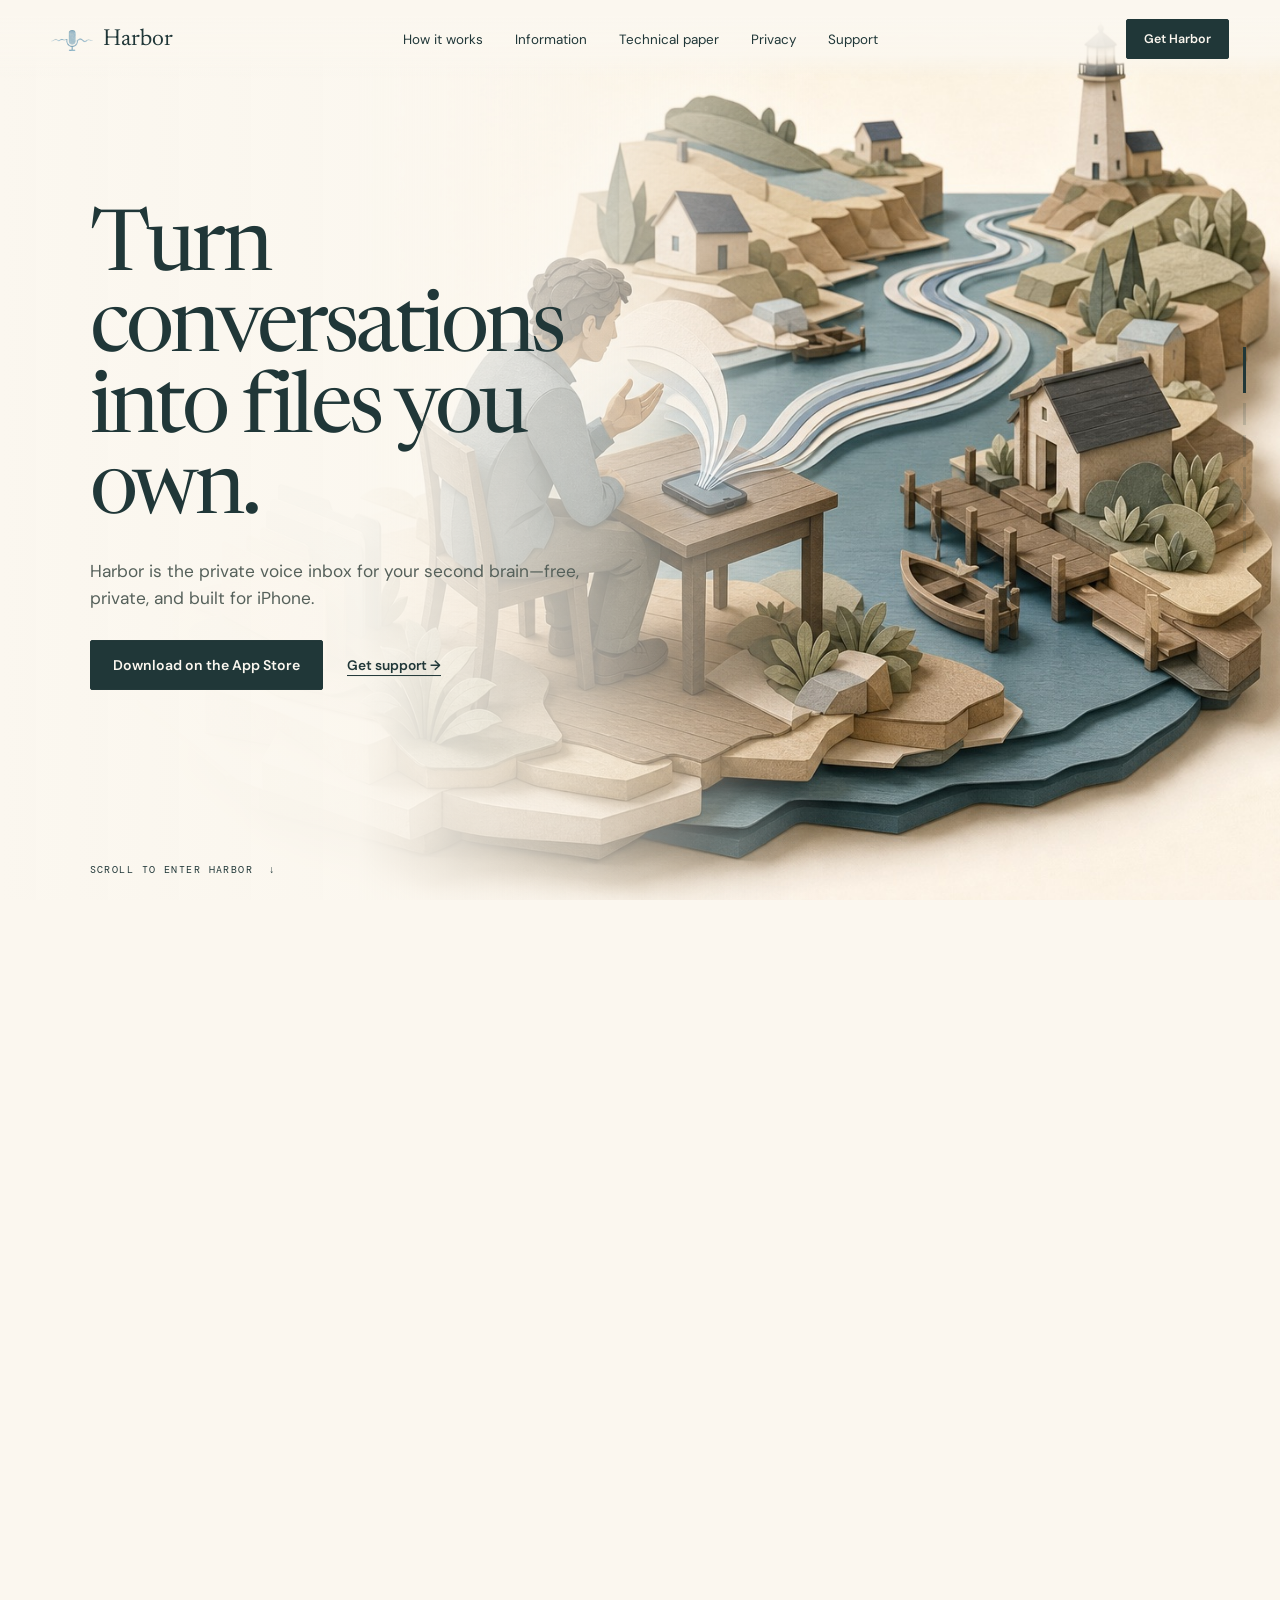
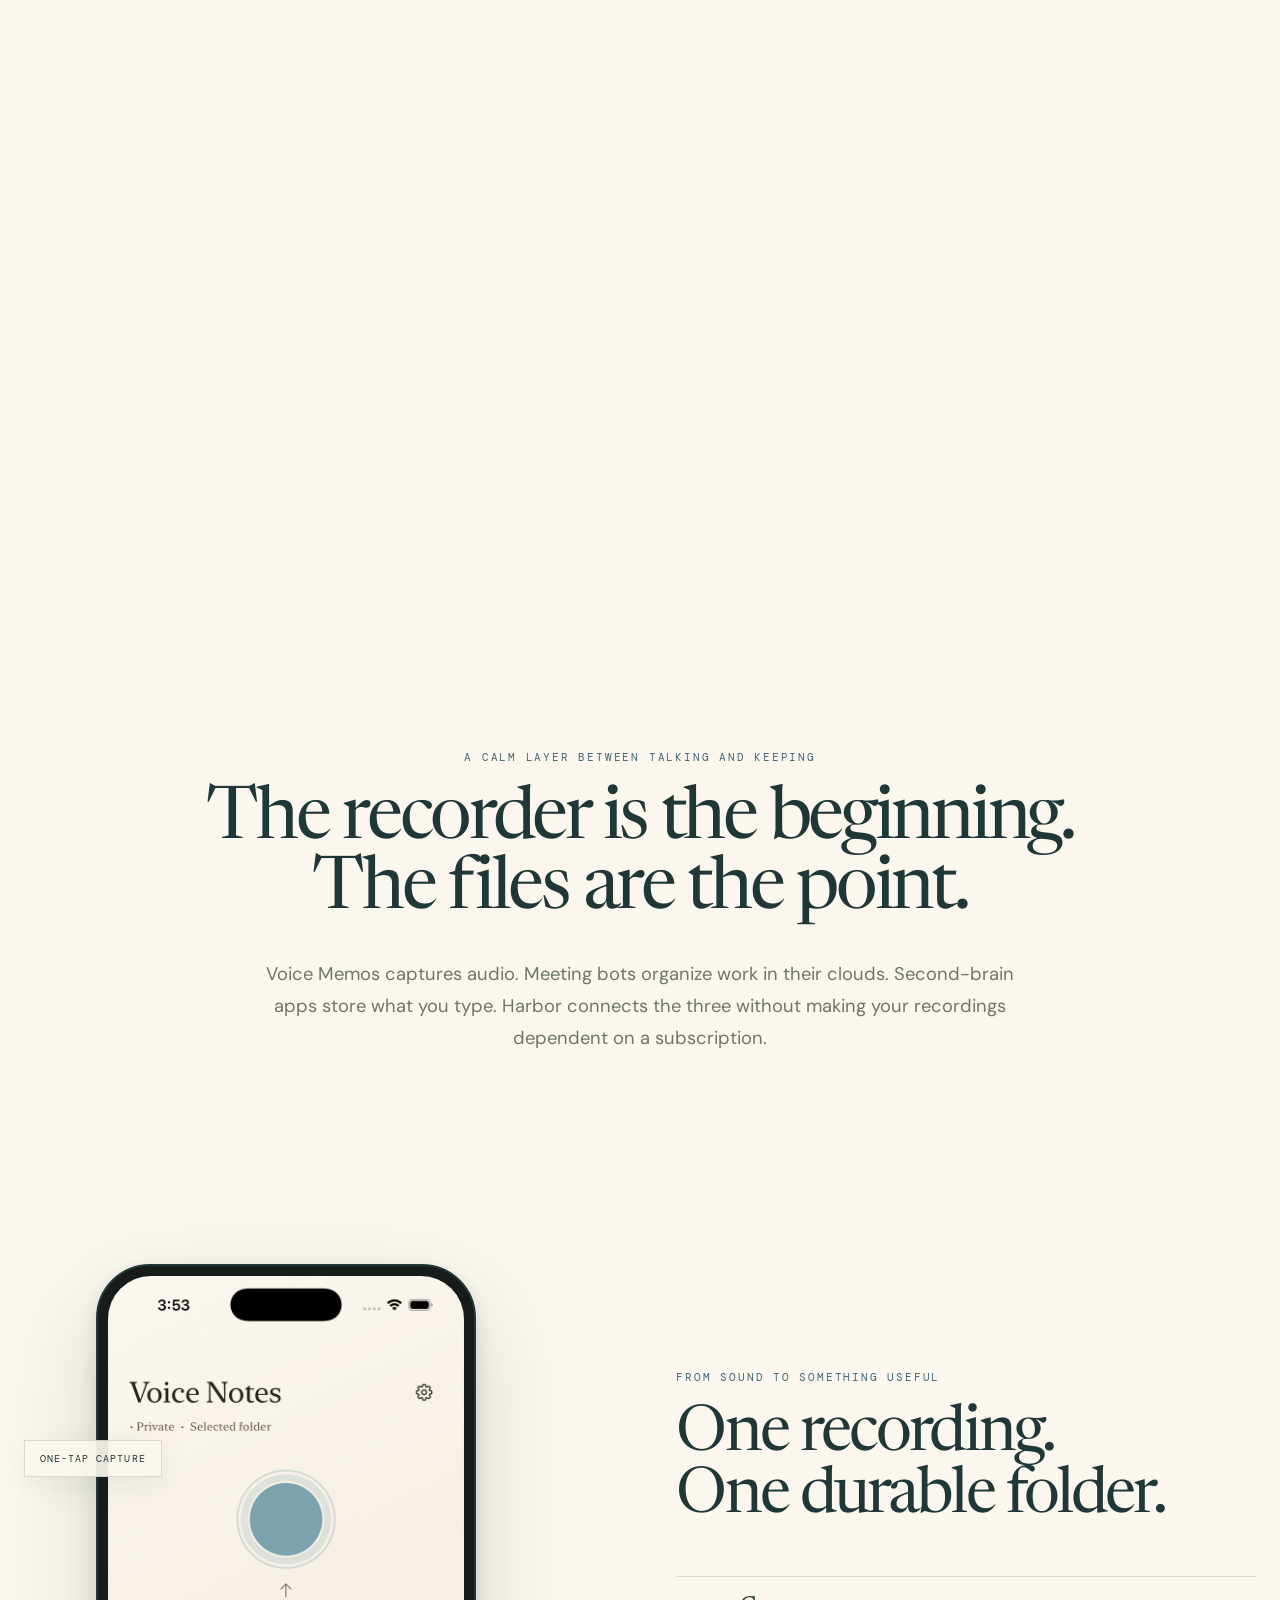
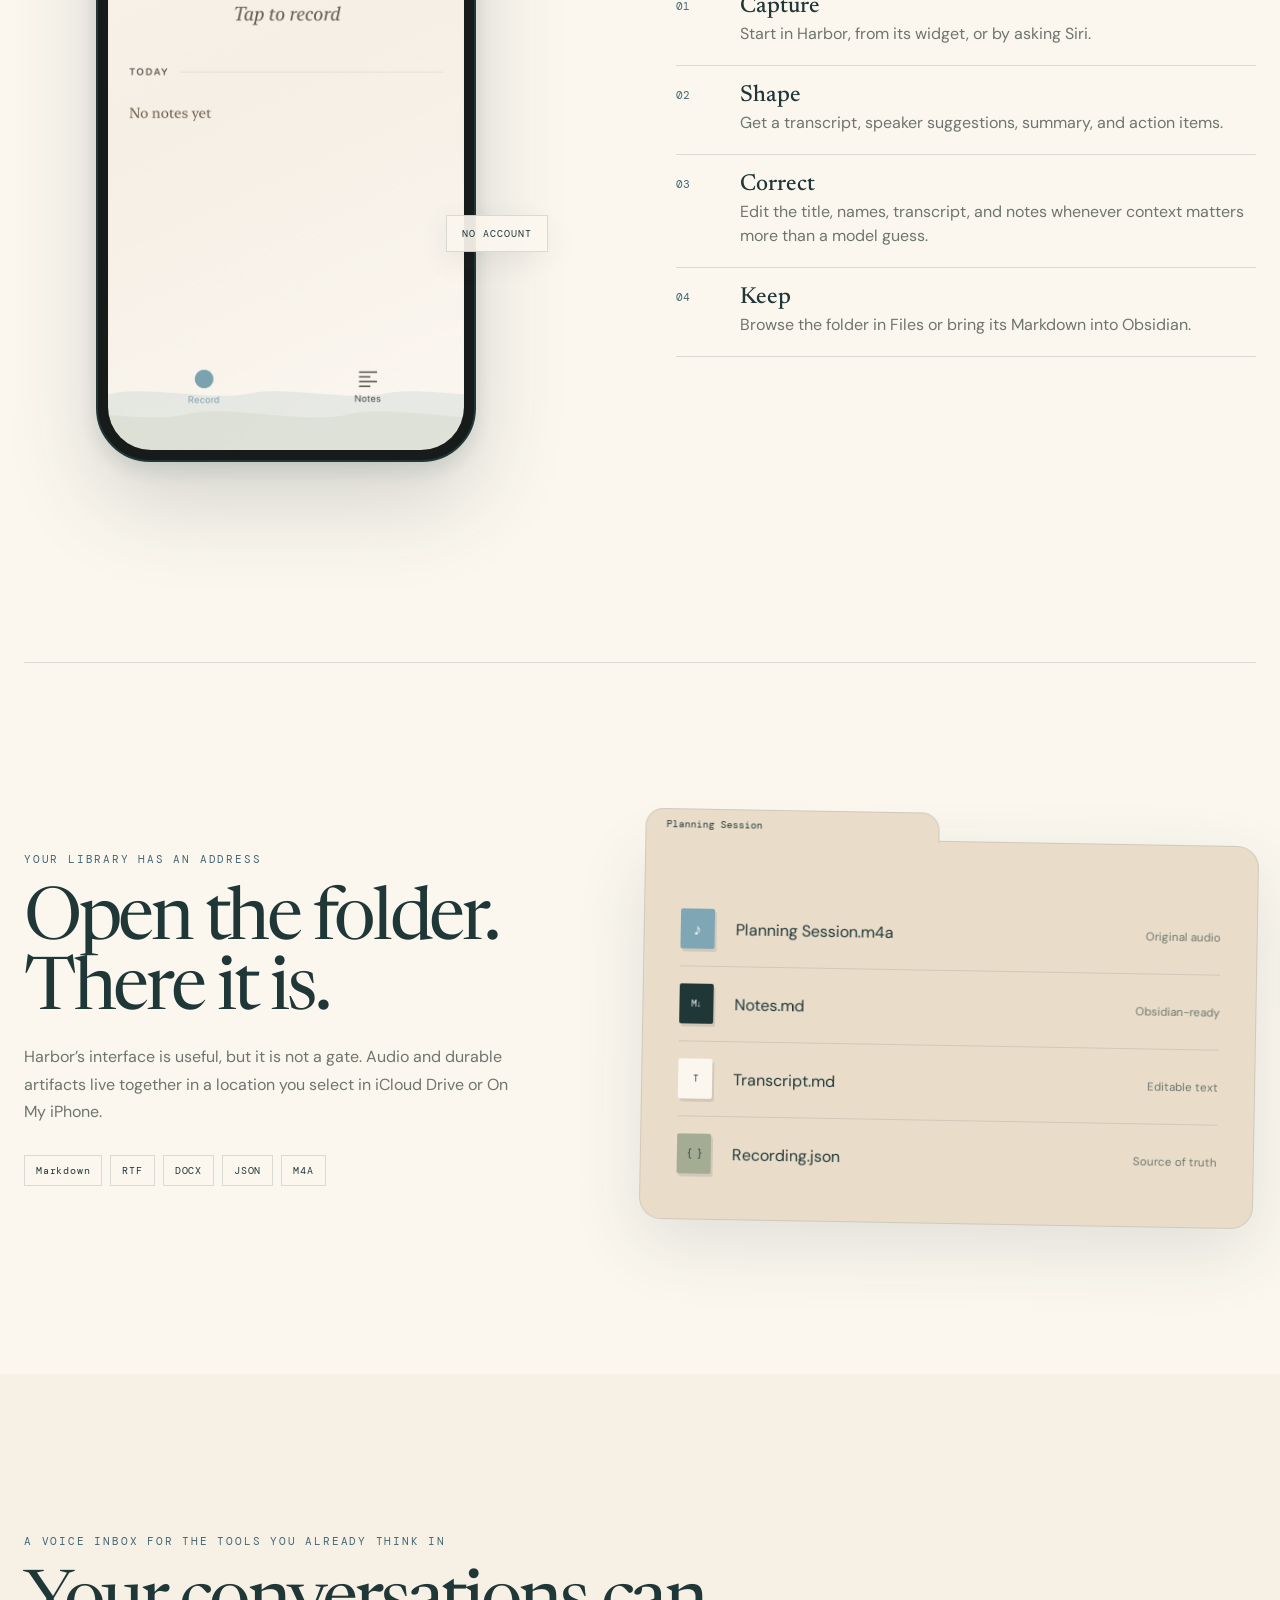
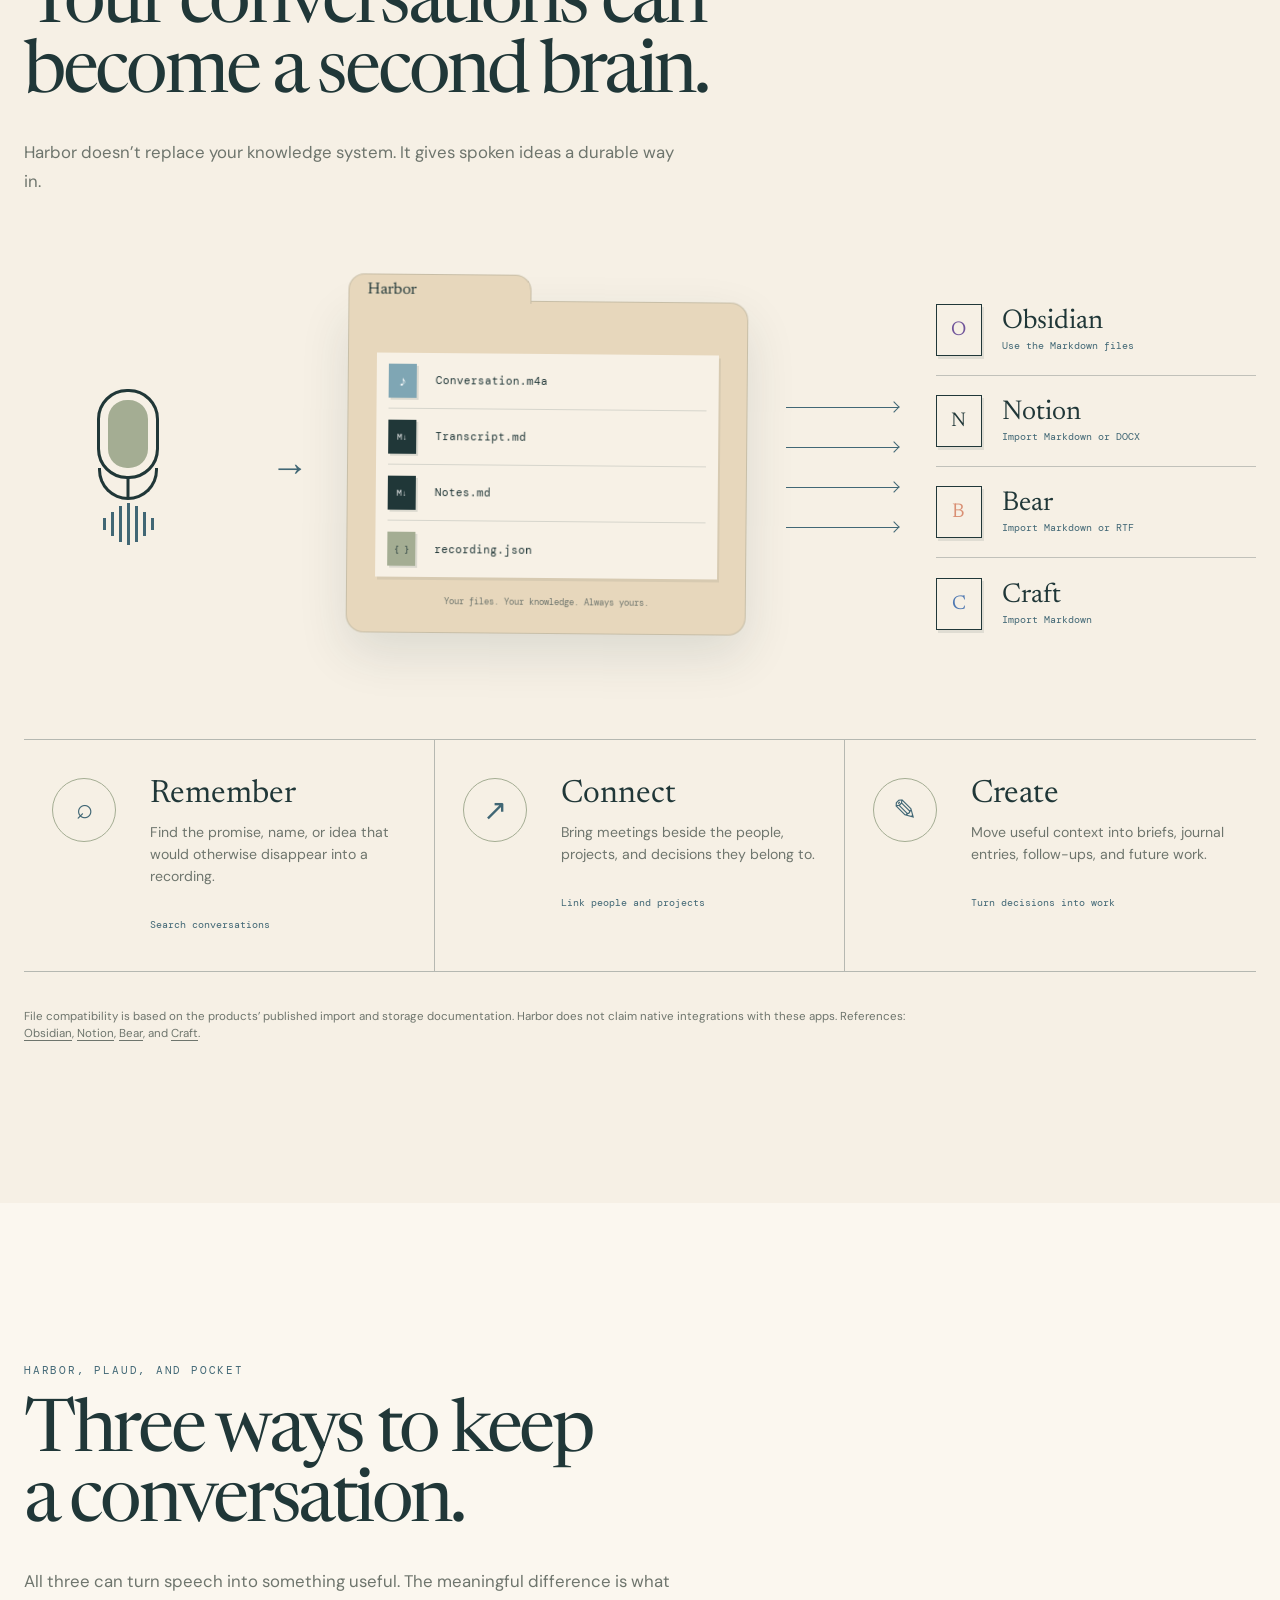
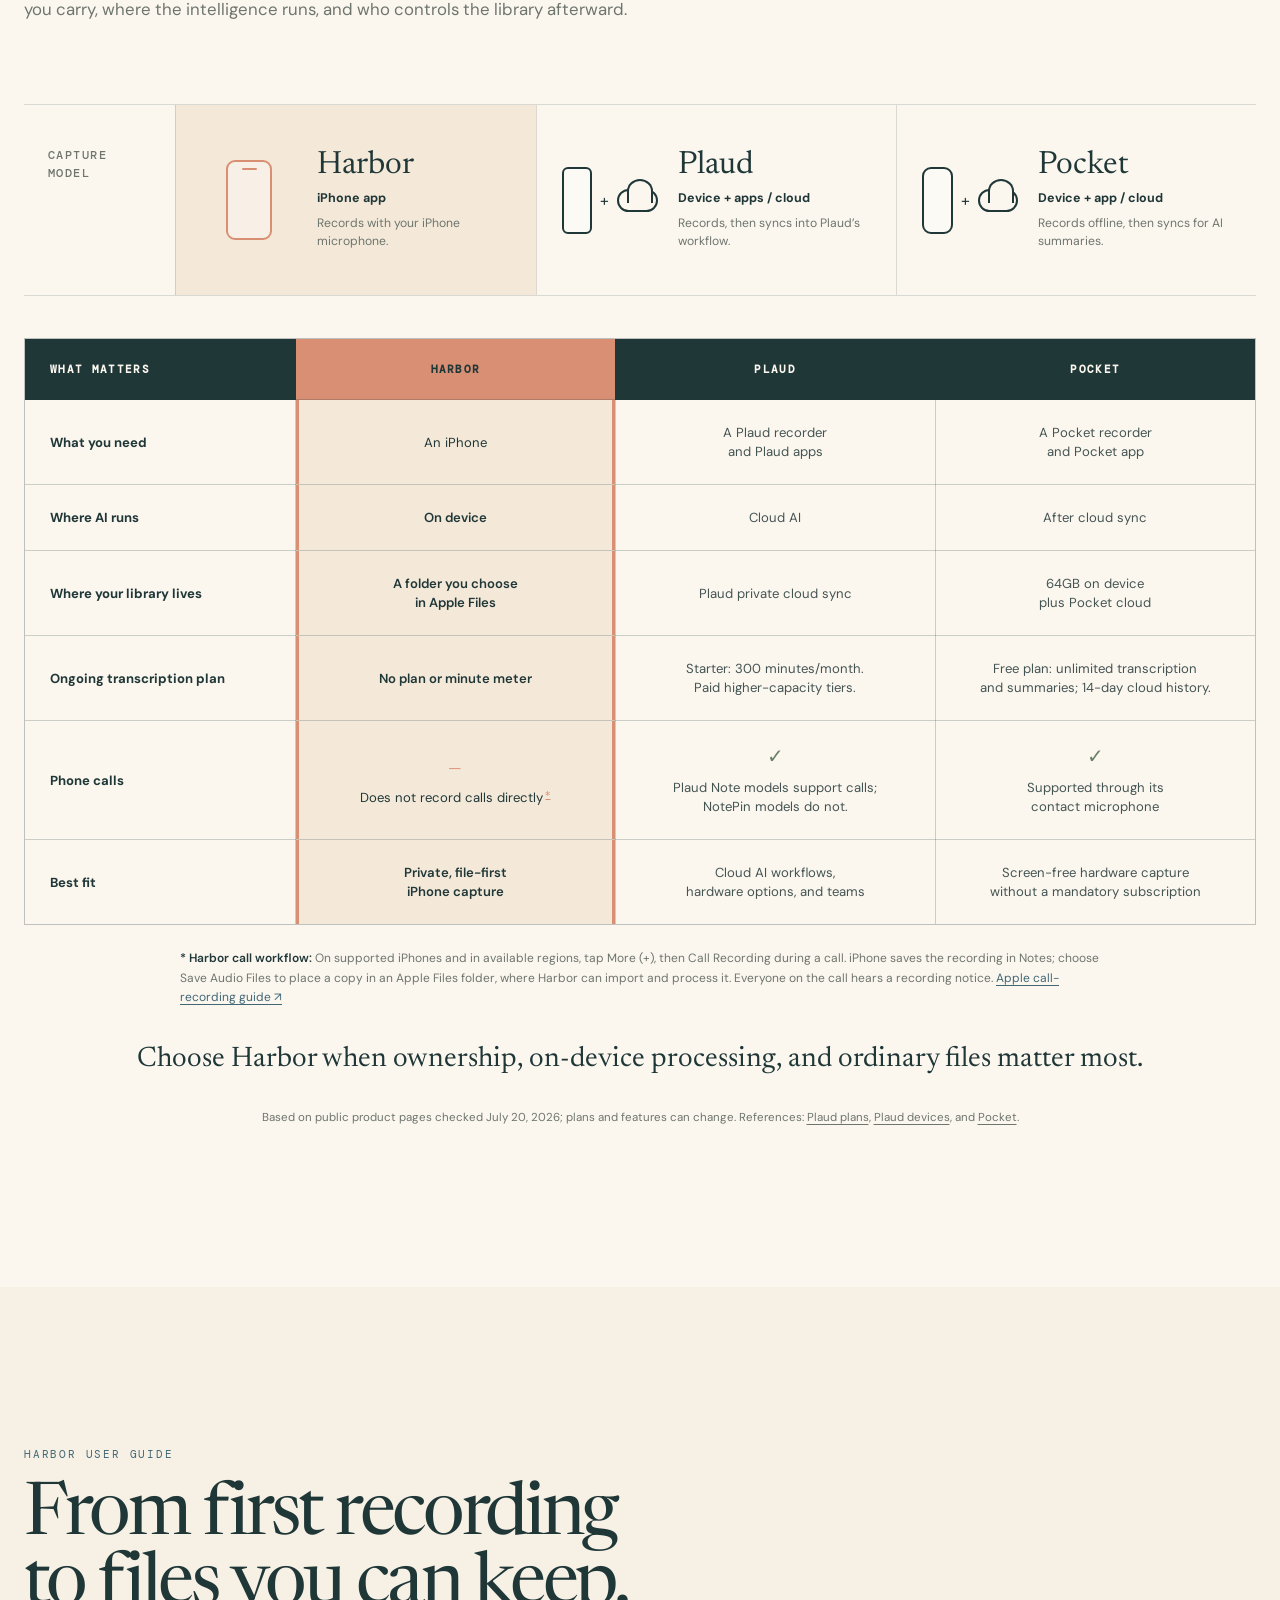
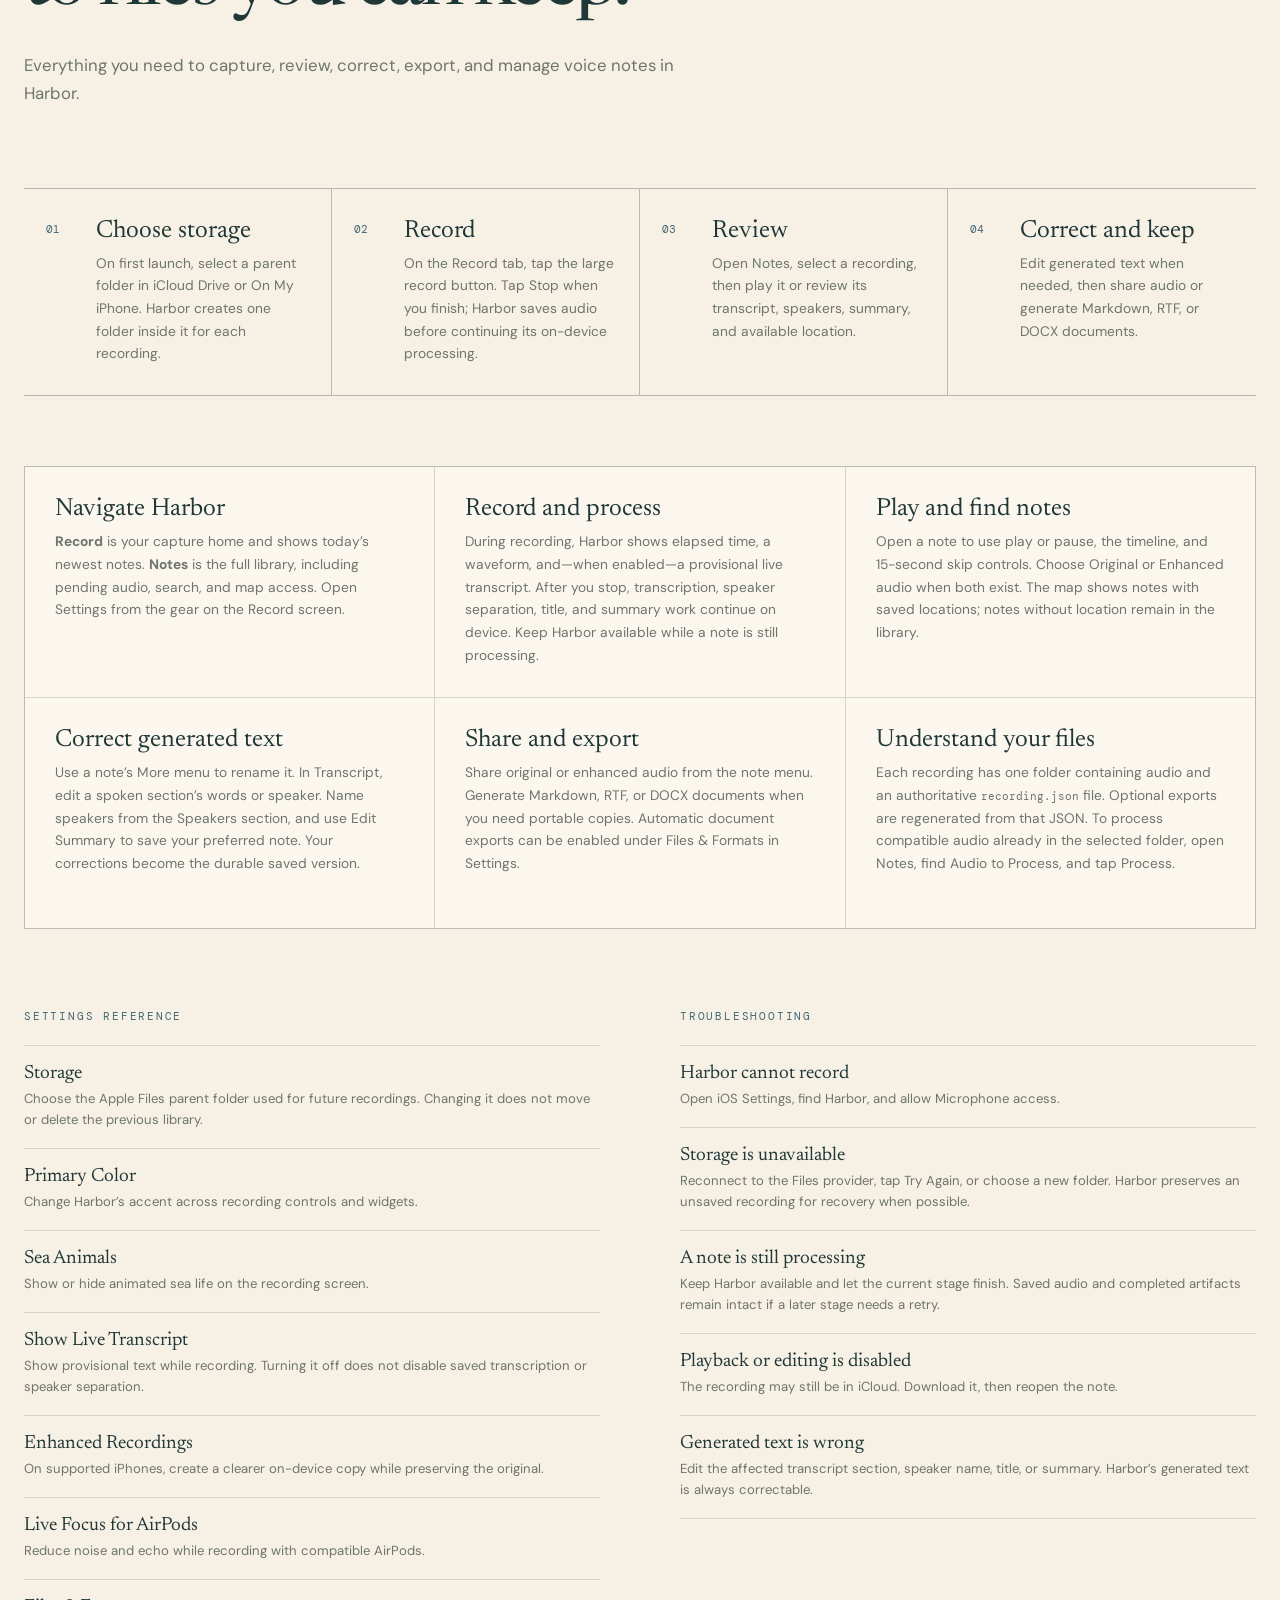
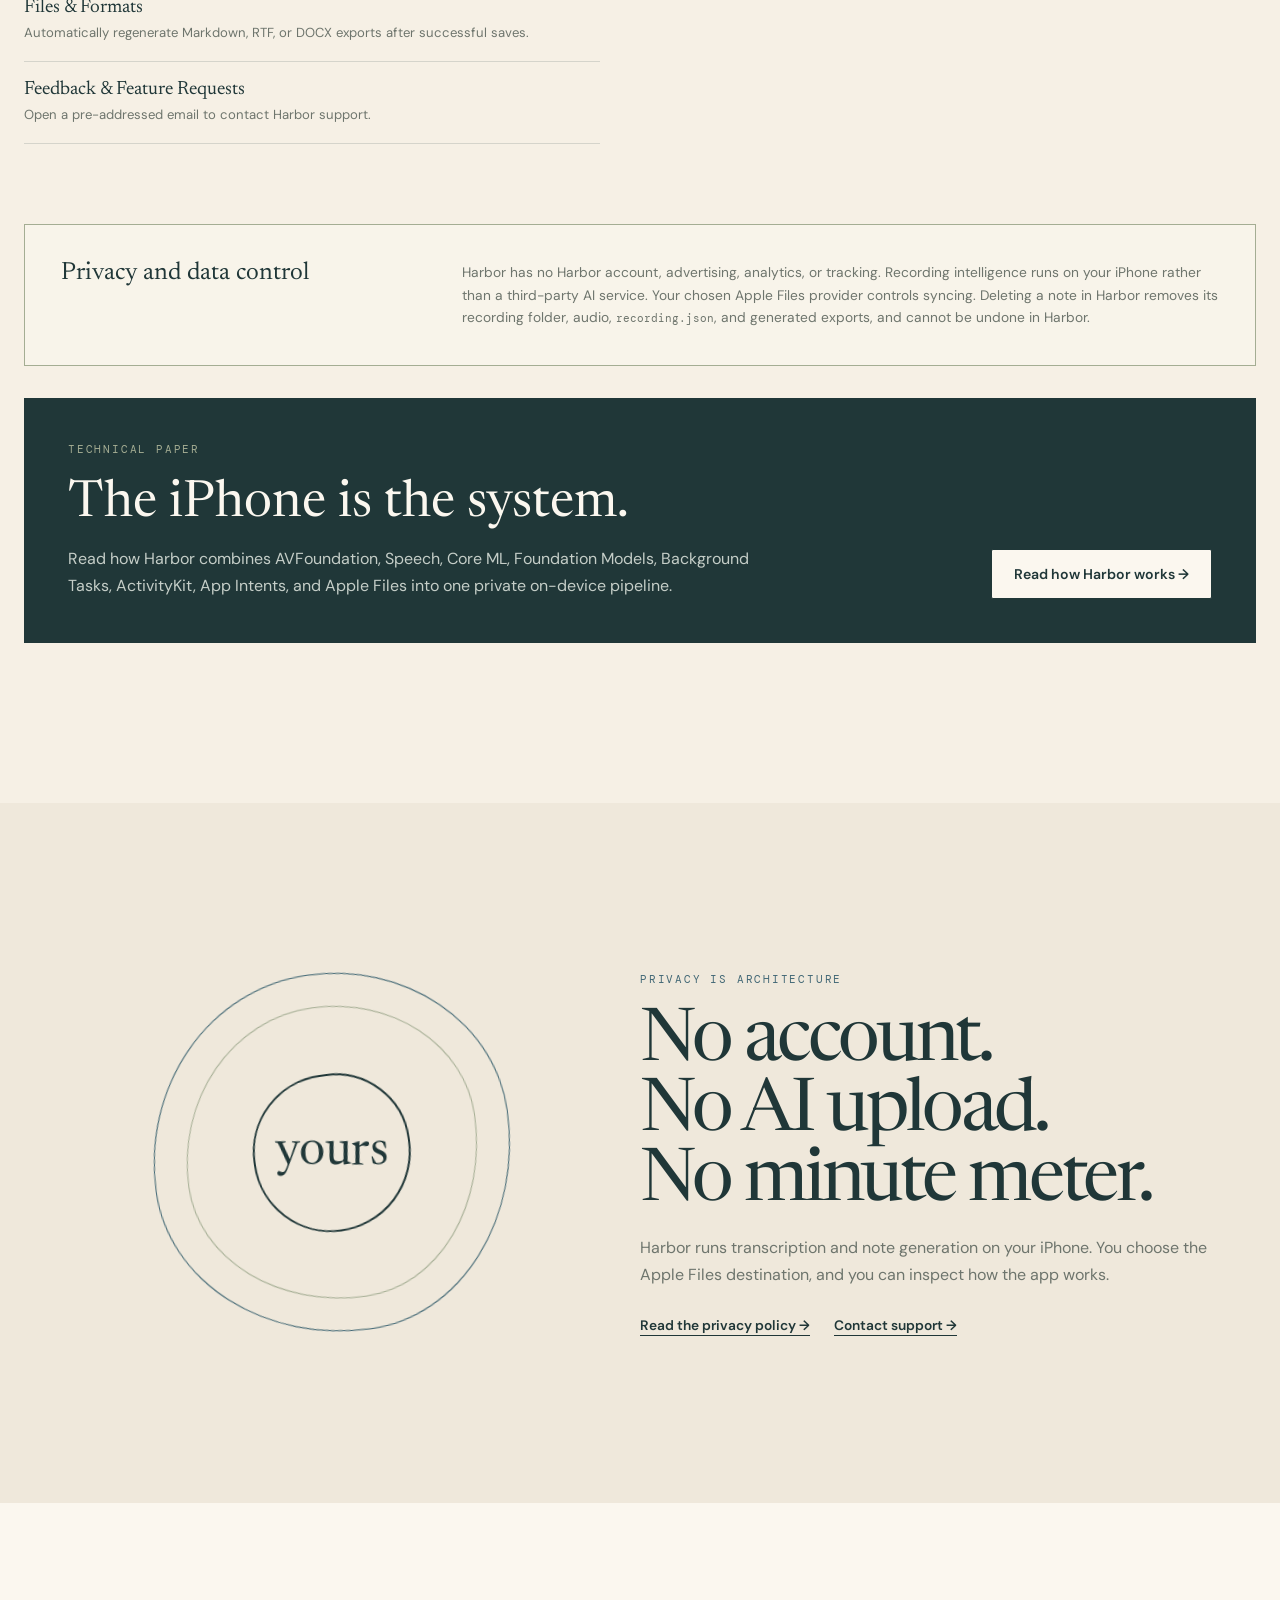
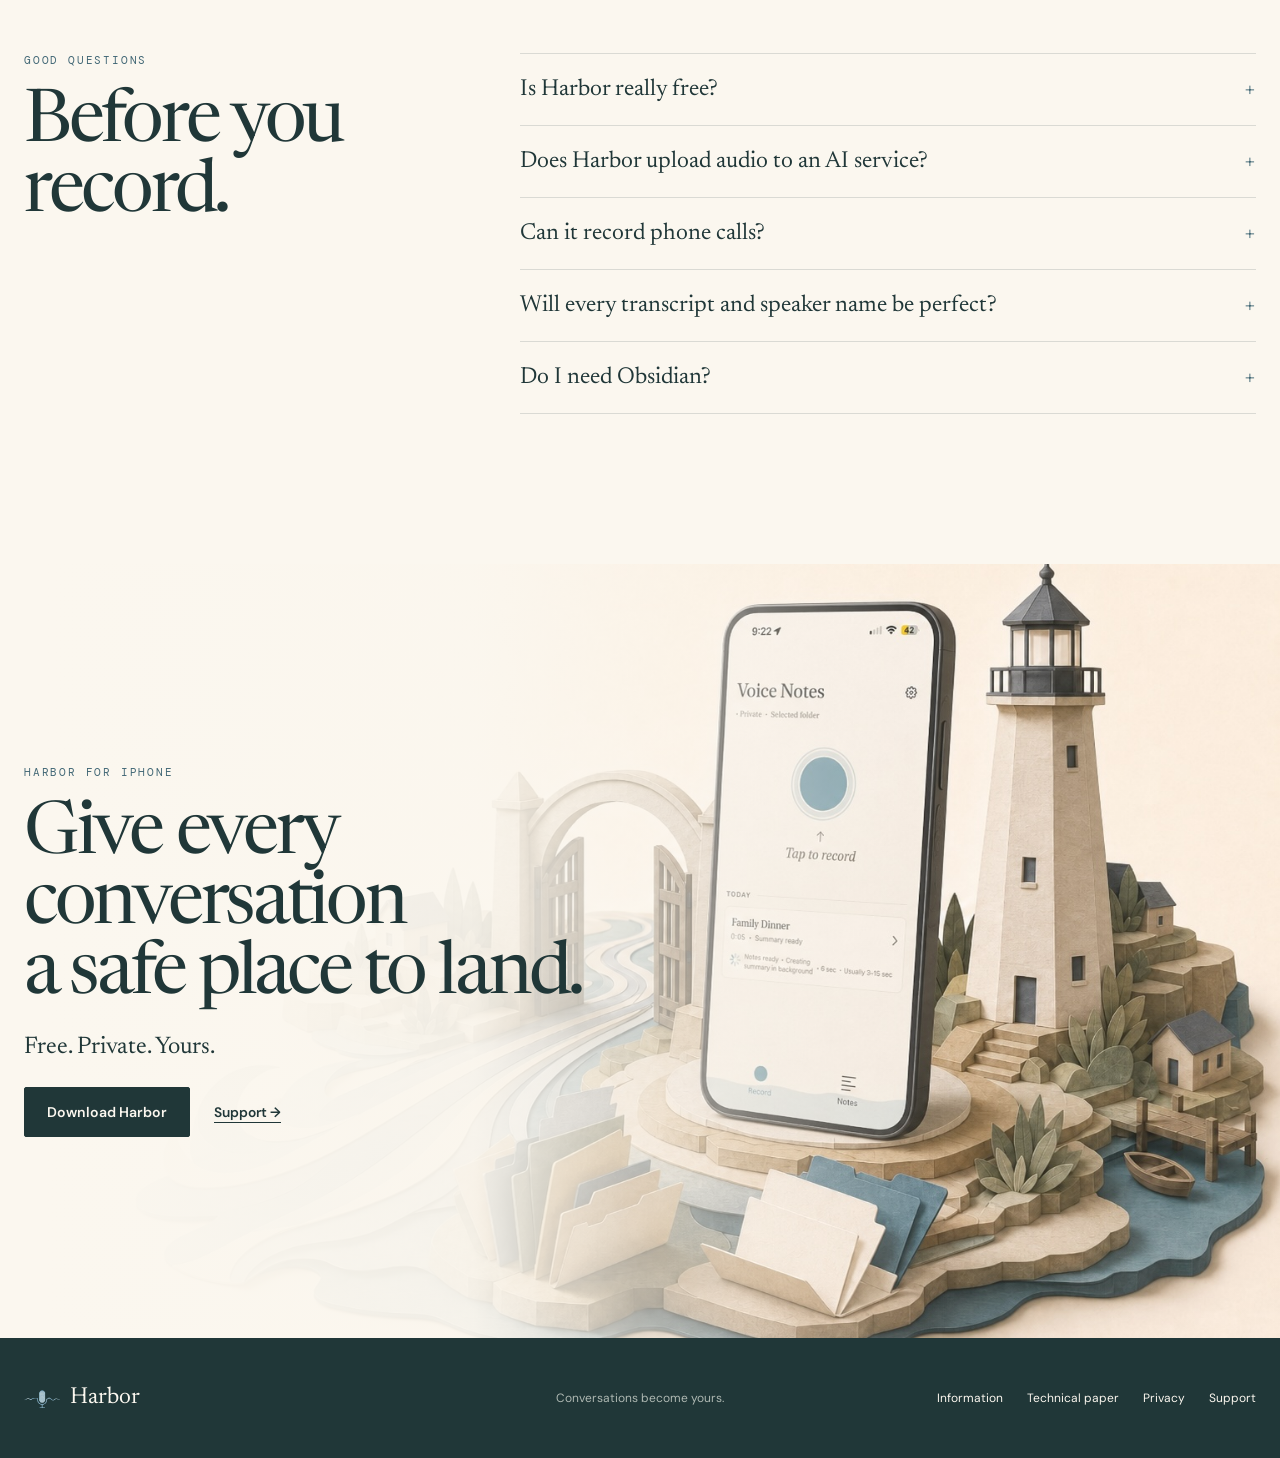
<file: index.html>
<!doctype html>
<html lang="en">
<head>
  <meta charset="utf-8">
  <meta name="viewport" content="width=device-width, initial-scale=1">
  <meta name="theme-color" content="#fbf7ef">
  <meta name="description" content="Harbor turns conversations into private, editable notes and files you own. Free for iPhone.">
  <title>Harbor — Turn conversations into files you own</title>
  <link rel="icon" href="assets/app-icon.png">
  <link rel="stylesheet" href="styles.css">
</head>
<body>
  <a class="skip-link" href="#proof">Skip the story</a>
  <header class="site-header">
    <a class="brand" href="#top" aria-label="Harbor home">
      <img src="assets/app-icon.png" alt="" width="42" height="42">
      <span>Harbor</span>
    </a>
    <nav aria-label="Primary">
      <a href="#how-it-works">How it works</a>
      <a href="#information">Information</a>
      <a href="technical-paper.html">Technical paper</a>
      <a href="privacy.html">Privacy</a>
      <a href="support.html">Support</a>
    </nav>
    <a class="button button-small" href="https://apps.apple.com/us/search?term=Harbor%20Voice%20Notes" rel="noreferrer">Get Harbor</a>
  </header>

  <main id="top">
    <section class="scroll-story" aria-label="How Harbor works">
      <div class="story-stage">
        <div class="story-art" aria-hidden="true">
          <video class="scene-video" data-segment="0" muted playsinline preload="auto" poster="assets/scenes/01-capture.jpg">
            <source src="assets/video/desktop/01-capture-to-understand.mp4" type="video/mp4">
          </video>
          <video class="scene-video" data-segment="1" muted playsinline preload="auto" poster="assets/scenes/02-understand.jpg">
            <source src="assets/video/desktop/02-understand-to-correct.mp4" type="video/mp4">
          </video>
          <video class="scene-video" data-segment="2" muted playsinline preload="auto" poster="assets/scenes/03-correct.jpg">
            <source src="assets/video/desktop/03-correct-to-private.scrub.mp4" type="video/mp4">
          </video>
          <video class="scene-video" data-segment="3" muted playsinline preload="auto" poster="assets/scenes/04-private.jpg">
            <source src="assets/video/desktop/04-private-to-keep.scrub.mp4" type="video/mp4">
          </video>
          <video class="scene-video" data-segment="4" muted playsinline preload="auto" poster="assets/scenes/05-keep.jpg">
            <source src="assets/video/desktop/05-keep-to-finale.mp4" type="video/mp4">
          </video>
          <img class="scene is-active" src="assets/scenes/01-capture.jpg" alt="" fetchpriority="high">
          <img class="scene" src="assets/scenes/02-understand.jpg" alt="">
          <img class="scene" src="assets/scenes/03-correct.jpg" alt="">
          <img class="scene" src="assets/scenes/04-private.jpg" alt="">
          <img class="scene" src="assets/scenes/05-keep.jpg" alt="">
          <img class="scene" src="assets/scenes/06-finale.jpg" alt="">
          <div class="paper-haze"></div>
        </div>

        <div class="story-copy" aria-live="polite">
          <article class="story-panel is-active">
            <h1>Turn conversations<br>into files you own.</h1>
            <p>Harbor is the private voice inbox<span class="mobile-break"><br></span> for your second brain—free, private,<span class="mobile-break"><br></span> and built for iPhone.</p>
            <div class="actions">
              <a class="button" href="https://apps.apple.com/us/search?term=Harbor%20Voice%20Notes" rel="noreferrer">Download on the App Store</a>
              <a class="text-link" href="support.html">Get support <span aria-hidden="true">→</span></a>
            </div>
          </article>
          <article class="story-panel">
            <p class="eyebrow">Understand</p>
            <h2>Notes, while the thought is still warm.</h2>
            <p>Record a conversation and Harbor shapes it into a transcript, speaker sections, a summary, and action items.</p>
          </article>
          <article class="story-panel">
            <p class="eyebrow">Correct</p>
            <h2>AI drafts. You decide.</h2>
            <p>Titles, summaries, speaker names, and transcript sections stay editable. Suggestions never become the source of truth without you.</p>
          </article>
          <article class="story-panel">
            <p class="eyebrow">Private by design</p>
            <h2>Your voice is not an ad product.</h2>
            <p>No Harbor account. Transcription and note generation run on device. Your recordings stay in the Apple Files location you choose.</p>
          </article>
          <article class="story-panel">
            <p class="eyebrow">Keep</p>
            <h2>Real files, not a rented archive.</h2>
            <p>Each recording gets its own folder with audio, transcript, notes, and structured metadata. Export Markdown for Obsidian—or RTF and DOCX for everywhere else.</p>
          </article>
          <article class="story-panel finale-panel">
            <p class="eyebrow">Harbor</p>
            <h2>Your conversations have somewhere to land.</h2>
            <p>Capture quickly with the app, widget, or Siri. Leave with a useful note and a library you can keep.</p>
            <div class="actions">
              <a class="button" href="https://apps.apple.com/us/search?term=Harbor%20Voice%20Notes" rel="noreferrer">Get Harbor — free</a>
              <a class="text-link" href="#proof">See the details ↓</a>
            </div>
          </article>
        </div>

        <div class="story-progress" aria-hidden="true">
          <span class="is-active"></span><span></span><span></span><span></span><span></span><span></span>
        </div>
        <p class="scroll-cue" aria-hidden="true">Scroll to enter Harbor <span>↓</span></p>
      </div>
    </section>

    <section class="proof intro" id="proof">
      <p class="eyebrow">A calm layer between talking and keeping</p>
      <h2>The recorder is the beginning.<br>The files are the point.</h2>
      <p class="lead">Voice Memos captures audio. Meeting bots organize work in their clouds. Second-brain apps store what you type. Harbor connects the three without making your recordings dependent on a subscription.</p>
    </section>

    <section class="proof product-proof" id="how-it-works">
      <div class="phone-wrap">
        <div class="phone" aria-label="Harbor recording screen">
          <img src="assets/product/record.png" alt="Harbor's Voice Notes screen with a large tap-to-record control and a private Apple Files location.">
        </div>
        <span class="phone-note note-one">One-tap capture</span>
        <span class="phone-note note-two">No account</span>
      </div>
      <div class="product-copy">
        <p class="eyebrow">From sound to something useful</p>
        <h2>One recording.<br>One durable folder.</h2>
        <ol class="process-list">
          <li><span>01</span><div><h3>Capture</h3><p>Start in Harbor, from its widget, or by asking Siri.</p></div></li>
          <li><span>02</span><div><h3>Shape</h3><p>Get a transcript, speaker suggestions, summary, and action items.</p></div></li>
          <li><span>03</span><div><h3>Correct</h3><p>Edit the title, names, transcript, and notes whenever context matters more than a model guess.</p></div></li>
          <li><span>04</span><div><h3>Keep</h3><p>Browse the folder in Files or bring its Markdown into Obsidian.</p></div></li>
        </ol>
      </div>
    </section>

    <section class="proof file-proof">
      <div class="file-copy">
        <p class="eyebrow">Your library has an address</p>
        <h2>Open the folder.<br>There it is.</h2>
        <p>Harbor’s interface is useful, but it is not a gate. Audio and durable artifacts live together in a location you select in iCloud Drive or On My iPhone.</p>
        <div class="format-row" aria-label="Available document formats">
          <span>Markdown</span><span>RTF</span><span>DOCX</span><span>JSON</span><span>M4A</span>
        </div>
      </div>
      <div class="folder-card" aria-label="Example Harbor recording folder">
        <div class="folder-tab">Planning Session</div>
        <ul>
          <li><span class="file-icon audio">♪</span><span>Planning Session.m4a</span><em>Original audio</em></li>
          <li><span class="file-icon md">M↓</span><span>Notes.md</span><em>Obsidian-ready</em></li>
          <li><span class="file-icon txt">T</span><span>Transcript.md</span><em>Editable text</em></li>
          <li><span class="file-icon data">{ }</span><span>Recording.json</span><em>Source of truth</em></li>
        </ul>
      </div>
    </section>

    <section class="knowledge-section" id="second-brain">
      <div class="knowledge-heading">
        <p class="eyebrow">A voice inbox for the tools you already think in</p>
        <h2>Your conversations can<br> become a second brain.</h2>
        <p>Harbor doesn’t replace your knowledge system. It gives spoken ideas a durable way in.</p>
      </div>

      <div class="knowledge-map" aria-label="A Harbor recording becomes owned files that can be used in Obsidian, Notion, Bear, and Craft">
        <div class="voice-source" aria-hidden="true">
          <span class="voice-mic"></span>
          <span class="voice-wave"><i></i><i></i><i></i><i></i><i></i><i></i><i></i></span>
        </div>

        <div class="knowledge-arrow" aria-hidden="true">→</div>

        <div class="harbor-folder">
          <span class="folder-label">Harbor</span>
          <ul>
            <li><span class="file-mark audio">♪</span><b>Conversation.m4a</b></li>
            <li><span class="file-mark markdown">M↓</span><b>Transcript.md</b></li>
            <li><span class="file-mark markdown">M↓</span><b>Notes.md</b></li>
            <li><span class="file-mark json">{ }</span><b>recording.json</b></li>
          </ul>
          <small>Your files. Your knowledge. Always yours.</small>
        </div>

        <div class="knowledge-branches" aria-hidden="true"><span></span><span></span><span></span><span></span></div>

        <div class="knowledge-tools">
          <article>
            <span class="tool-mark obsidian">O</span>
            <div><h3>Obsidian</h3><p>Use the Markdown files</p></div>
          </article>
          <article>
            <span class="tool-mark notion">N</span>
            <div><h3>Notion</h3><p>Import Markdown or DOCX</p></div>
          </article>
          <article>
            <span class="tool-mark bear">B</span>
            <div><h3>Bear</h3><p>Import Markdown or RTF</p></div>
          </article>
          <article>
            <span class="tool-mark craft">C</span>
            <div><h3>Craft</h3><p>Import Markdown</p></div>
          </article>
        </div>
      </div>

      <div class="knowledge-opportunities">
        <article><span aria-hidden="true">⌕</span><div><h3>Remember</h3><p>Find the promise, name, or idea that would otherwise disappear into a recording.</p><small>Search conversations</small></div></article>
        <article><span aria-hidden="true">↗</span><div><h3>Connect</h3><p>Bring meetings beside the people, projects, and decisions they belong to.</p><small>Link people and projects</small></div></article>
        <article><span aria-hidden="true">✎</span><div><h3>Create</h3><p>Move useful context into briefs, journal entries, follow-ups, and future work.</p><small>Turn decisions into work</small></div></article>
      </div>
      <p class="source-note knowledge-source">File compatibility is based on the products’ published import and storage documentation. Harbor does not claim native integrations with these apps. References: <a href="https://help.obsidian.md/Files+and+folders/How+Obsidian+stores+data" rel="noreferrer">Obsidian</a>, <a href="https://www.notion.com/help/import-data-into-notion" rel="noreferrer">Notion</a>, <a href="https://bear.app/faq/import-your-notes/" rel="noreferrer">Bear</a>, and <a href="https://support.craft.do/en/import-and-export/import" rel="noreferrer">Craft</a>.</p>
    </section>

    <section class="comparison-section" id="compare">
      <div class="comparison-heading">
        <p class="eyebrow">Harbor, Plaud, and Pocket</p>
        <h2>Three ways to keep<br> a conversation.</h2>
        <p>All three can turn speech into something useful. The meaningful difference is what you carry, where the intelligence runs, and who controls the library afterward.</p>
      </div>

      <div class="capture-models" aria-label="Capture model comparison">
        <p class="capture-label">Capture model</p>
        <article class="is-harbor">
          <div class="capture-visual phone-shape" aria-hidden="true"><span></span></div>
          <div><h3>Harbor</h3><b>iPhone app</b><p>Records with your iPhone microphone.</p></div>
        </article>
        <article>
          <div class="capture-visual device-cloud" aria-hidden="true"><span class="device-shape"></span><i>+</i><span class="cloud-shape"></span></div>
          <div><h3>Plaud</h3><b>Device + apps / cloud</b><p>Records, then syncs into Plaud’s workflow.</p></div>
        </article>
        <article>
          <div class="capture-visual device-cloud" aria-hidden="true"><span class="device-shape pocket-device"></span><i>+</i><span class="cloud-shape"></span></div>
          <div><h3>Pocket</h3><b>Device + app / cloud</b><p>Records offline, then syncs for AI summaries.</p></div>
        </article>
      </div>

      <p class="table-scroll-cue">Swipe to compare Plaud and Pocket <span aria-hidden="true">→</span></p>
      <div class="comparison-table-wrap" tabindex="0" aria-label="Scrollable Harbor, Plaud, and Pocket comparison table">
        <table class="comparison-table">
          <thead><tr><th scope="col">What matters</th><th scope="col" class="harbor-column">Harbor</th><th scope="col">Plaud</th><th scope="col">Pocket</th></tr></thead>
          <tbody>
            <tr><th scope="row">What you need</th><td class="harbor-column">An iPhone</td><td>A Plaud recorder<br>and Plaud apps</td><td>A Pocket recorder<br>and Pocket app</td></tr>
            <tr><th scope="row">Where AI runs</th><td class="harbor-column"><strong>On device</strong></td><td>Cloud AI</td><td>After cloud sync</td></tr>
            <tr><th scope="row">Where your library lives</th><td class="harbor-column"><strong>A folder you choose<br>in Apple Files</strong></td><td>Plaud private cloud sync</td><td>64GB on device<br>plus Pocket cloud</td></tr>
            <tr><th scope="row">Ongoing transcription plan</th><td class="harbor-column"><strong>No plan or minute meter</strong></td><td>Starter: 300 minutes/month.<br>Paid higher-capacity tiers.</td><td>Free plan: unlimited transcription<br>and summaries; 14-day cloud history.</td></tr>
            <tr><th scope="row">Phone calls</th><td class="harbor-column"><span class="table-mark no">—</span>Does not record calls directly<sup><a href="#harbor-call-note" aria-label="See Harbor phone call recording note">*</a></sup></td><td><span class="table-mark yes">✓</span>Plaud Note models support calls;<br>NotePin models do not.</td><td><span class="table-mark yes">✓</span>Supported through its<br>contact microphone</td></tr>
            <tr><th scope="row">Best fit</th><td class="harbor-column"><strong>Private, file-first<br>iPhone capture</strong></td><td>Cloud AI workflows,<br>hardware options, and teams</td><td>Screen-free hardware capture<br>without a mandatory subscription</td></tr>
          </tbody>
        </table>
      </div>

      <p class="comparison-footnote" id="harbor-call-note"><b>* Harbor call workflow:</b> On supported iPhones and in available regions, tap More (+), then Call Recording during a call. iPhone saves the recording in Notes; choose Save Audio Files to place a copy in an Apple Files folder, where Harbor can import and process it. Everyone on the call hears a recording notice. <a href="https://support.apple.com/en-us/121583" rel="noreferrer">Apple call-recording guide ↗</a></p>
      <p class="comparison-conclusion">Choose Harbor when ownership, on-device processing, and ordinary files matter most.</p>
      <p class="source-note comparison-source">Based on public product pages checked July 20, 2026; plans and features can change. References: <a href="https://global.plaud.ai/pages/plaud-ai-plan-pricing" rel="noreferrer">Plaud plans</a>, <a href="https://global.plaud.ai/pages/plaud-device-comparison" rel="noreferrer">Plaud devices</a>, and <a href="https://heypocket.com/pages/sales-page" rel="noreferrer">Pocket</a>.</p>
    </section>

    <section class="information-section" id="information">
      <div class="information-heading">
        <p class="eyebrow">Harbor user guide</p>
        <h2>From first recording<br> to files you can keep.</h2>
        <p>Everything you need to capture, review, correct, export, and manage voice notes in Harbor.</p>
      </div>

      <div class="quick-start" aria-label="Harbor quick start">
        <article><span>01</span><div><h3>Choose storage</h3><p>On first launch, select a parent folder in iCloud Drive or On My iPhone. Harbor creates one folder inside it for each recording.</p></div></article>
        <article><span>02</span><div><h3>Record</h3><p>On the Record tab, tap the large record button. Tap Stop when you finish; Harbor saves audio before continuing its on-device processing.</p></div></article>
        <article><span>03</span><div><h3>Review</h3><p>Open Notes, select a recording, then play it or review its transcript, speakers, summary, and available location.</p></div></article>
        <article><span>04</span><div><h3>Correct and keep</h3><p>Edit generated text when needed, then share audio or generate Markdown, RTF, or DOCX documents.</p></div></article>
      </div>

      <div class="guide-grid">
        <article>
          <h3>Navigate Harbor</h3>
          <p><b>Record</b> is your capture home and shows today’s newest notes. <b>Notes</b> is the full library, including pending audio, search, and map access. Open Settings from the gear on the Record screen.</p>
        </article>
        <article>
          <h3>Record and process</h3>
          <p>During recording, Harbor shows elapsed time, a waveform, and—when enabled—a provisional live transcript. After you stop, transcription, speaker separation, title, and summary work continue on device. Keep Harbor available while a note is still processing.</p>
        </article>
        <article>
          <h3>Play and find notes</h3>
          <p>Open a note to use play or pause, the timeline, and 15-second skip controls. Choose Original or Enhanced audio when both exist. The map shows notes with saved locations; notes without location remain in the library.</p>
        </article>
        <article>
          <h3>Correct generated text</h3>
          <p>Use a note’s More menu to rename it. In Transcript, edit a spoken section’s words or speaker. Name speakers from the Speakers section, and use Edit Summary to save your preferred note. Your corrections become the durable saved version.</p>
        </article>
        <article>
          <h3>Share and export</h3>
          <p>Share original or enhanced audio from the note menu. Generate Markdown, RTF, or DOCX documents when you need portable copies. Automatic document exports can be enabled under Files &amp; Formats in Settings.</p>
        </article>
        <article>
          <h3>Understand your files</h3>
          <p>Each recording has one folder containing audio and an authoritative <code>recording.json</code> file. Optional exports are regenerated from that JSON. To process compatible audio already in the selected folder, open Notes, find Audio to Process, and tap Process.</p>
        </article>
      </div>

      <div class="guide-reference">
        <div>
          <p class="eyebrow">Settings reference</p>
          <dl>
            <div><dt>Storage</dt><dd>Choose the Apple Files parent folder used for future recordings. Changing it does not move or delete the previous library.</dd></div>
            <div><dt>Primary Color</dt><dd>Change Harbor’s accent across recording controls and widgets.</dd></div>
            <div><dt>Sea Animals</dt><dd>Show or hide animated sea life on the recording screen.</dd></div>
            <div><dt>Show Live Transcript</dt><dd>Show provisional text while recording. Turning it off does not disable saved transcription or speaker separation.</dd></div>
            <div><dt>Enhanced Recordings</dt><dd>On supported iPhones, create a clearer on-device copy while preserving the original.</dd></div>
            <div><dt>Live Focus for AirPods</dt><dd>Reduce noise and echo while recording with compatible AirPods.</dd></div>
            <div><dt>Files &amp; Formats</dt><dd>Automatically regenerate Markdown, RTF, or DOCX exports after successful saves.</dd></div>
            <div><dt>Feedback &amp; Feature Requests</dt><dd>Open a pre-addressed email to contact Harbor support.</dd></div>
          </dl>
        </div>
        <div>
          <p class="eyebrow">Troubleshooting</p>
          <dl>
            <div><dt>Harbor cannot record</dt><dd>Open iOS Settings, find Harbor, and allow Microphone access.</dd></div>
            <div><dt>Storage is unavailable</dt><dd>Reconnect to the Files provider, tap Try Again, or choose a new folder. Harbor preserves an unsaved recording for recovery when possible.</dd></div>
            <div><dt>A note is still processing</dt><dd>Keep Harbor available and let the current stage finish. Saved audio and completed artifacts remain intact if a later stage needs a retry.</dd></div>
            <div><dt>Playback or editing is disabled</dt><dd>The recording may still be in iCloud. Download it, then reopen the note.</dd></div>
            <div><dt>Generated text is wrong</dt><dd>Edit the affected transcript section, speaker name, title, or summary. Harbor’s generated text is always correctable.</dd></div>
          </dl>
        </div>
      </div>

      <aside class="privacy-note">
        <h3>Privacy and data control</h3>
        <p>Harbor has no Harbor account, advertising, analytics, or tracking. Recording intelligence runs on your iPhone rather than a third-party AI service. Your chosen Apple Files provider controls syncing. Deleting a note in Harbor removes its recording folder, audio, <code>recording.json</code>, and generated exports, and cannot be undone in Harbor.</p>
      </aside>

      <aside class="paper-invitation">
        <div>
          <p class="eyebrow">Technical paper</p>
          <h3>The iPhone is the system.</h3>
          <p>Read how Harbor combines AVFoundation, Speech, Core ML, Foundation Models, Background Tasks, ActivityKit, App Intents, and Apple Files into one private on-device pipeline.</p>
        </div>
        <a class="button" href="technical-paper.html">Read how Harbor works →</a>
      </aside>
    </section>

    <section class="privacy" id="privacy">
      <div class="privacy-mark" aria-hidden="true"><span></span></div>
      <div>
        <p class="eyebrow">Privacy is architecture</p>
        <h2>No account.<br>No AI upload.<br>No minute meter.</h2>
        <p>Harbor runs transcription and note generation on your iPhone. You choose the Apple Files destination, and you can inspect how the app works.</p>
        <div class="actions">
          <a class="text-link" href="privacy.html">Read the privacy policy →</a>
          <a class="text-link" href="support.html">Contact support →</a>
        </div>
      </div>
    </section>

    <section class="faq proof">
      <div>
        <p class="eyebrow">Good questions</p>
        <h2>Before you record.</h2>
      </div>
      <div class="questions">
        <details><summary>Is Harbor really free?</summary><p>Yes. Harbor has no subscription and no transcription-minute allowance.</p></details>
        <details><summary>Does Harbor upload audio to an AI service?</summary><p>No. Harbor’s transcription and note generation run on device. Files go to the Apple Files location you choose, which may itself sync through iCloud if you select iCloud Drive.</p></details>
        <details><summary>Can it record phone calls?</summary><p>Harbor does not record calls directly. On supported iPhones and in available regions, use the Phone app’s More (+) button to record a call, save the audio from Notes to Apple Files, then import and process it in Harbor. Everyone on the call hears a recording notice.</p></details>
        <details><summary>Will every transcript and speaker name be perfect?</summary><p>No model is perfect. Harbor keeps titles, notes, names, and transcript sections editable so you can correct what matters.</p></details>
        <details><summary>Do I need Obsidian?</summary><p>No. Harbor works as its own recorder and note library. Markdown export simply makes it a natural companion to Obsidian and other file-based tools.</p></details>
      </div>
    </section>

    <section class="final-cta">
      <img src="assets/scenes/06-finale.jpg" alt="A papercraft harbor with an open gate, a phone, folders, and a lighthouse.">
      <div>
        <p class="eyebrow">Harbor for iPhone</p>
        <h2>Give every conversation<br>a safe place to land.</h2>
        <p>Free. Private. Yours.</p>
        <div class="actions">
          <a class="button" href="https://apps.apple.com/us/search?term=Harbor%20Voice%20Notes" rel="noreferrer">Download Harbor</a>
          <a class="text-link" href="support.html">Support →</a>
        </div>
      </div>
    </section>
  </main>

  <footer>
    <a class="brand" href="#top"><img src="assets/app-icon.png" alt="" width="36" height="36"><span>Harbor</span></a>
    <p>Conversations become yours.</p>
    <div><a href="#information">Information</a><a href="technical-paper.html">Technical paper</a><a href="privacy.html">Privacy</a><a href="support.html">Support</a></div>
  </footer>
  <script src="site.js"></script>
</body>
</html>
</file>
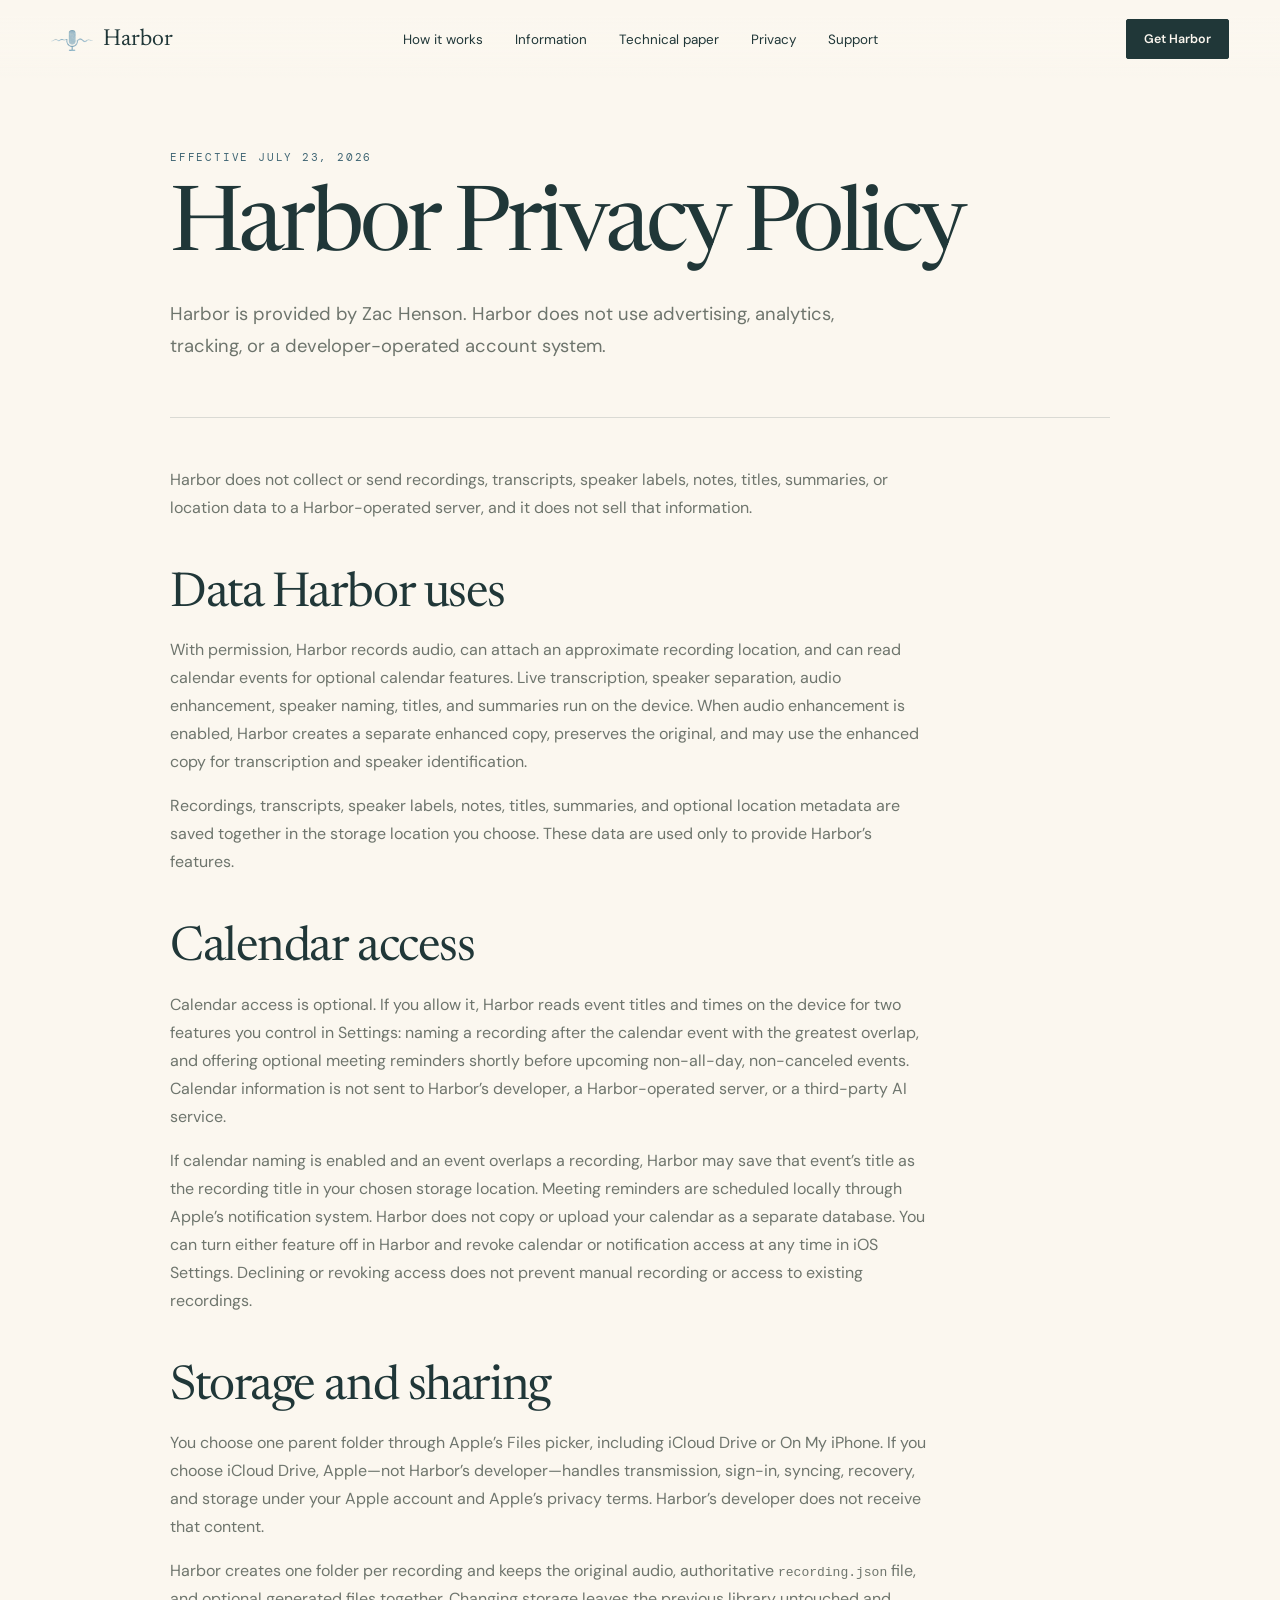
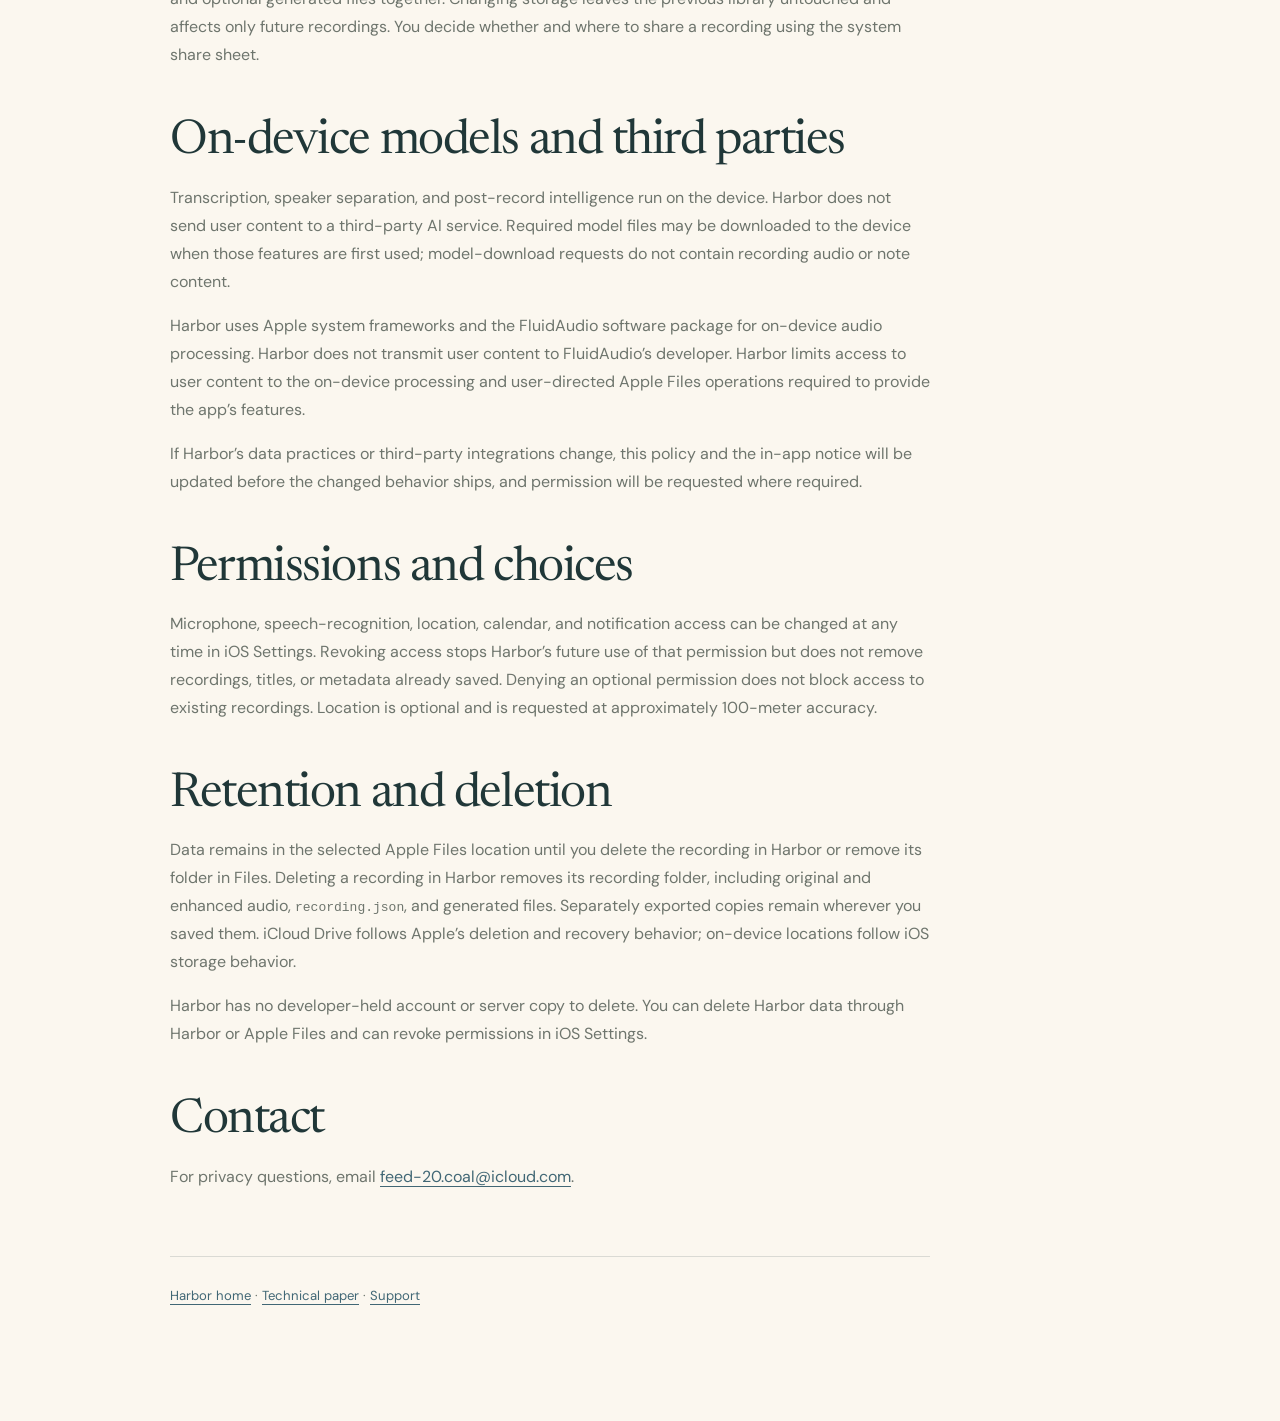
<file: privacy.html>
<!doctype html>
<html lang="en">
<head>
  <meta charset="utf-8">
  <meta name="viewport" content="width=device-width, initial-scale=1">
  <meta name="theme-color" content="#fbf7ef">
  <meta name="description" content="Harbor Privacy Policy: how Harbor processes and stores recordings and notes on your iPhone.">
  <title>Privacy Policy — Harbor</title>
  <link rel="icon" href="assets/app-icon.png">
  <link rel="stylesheet" href="styles.css">
</head>
<body>
  <a class="skip-link" href="#policy">Skip to the policy</a>
  <header class="site-header">
    <a class="brand" href="index.html" aria-label="Harbor home"><img src="assets/app-icon.png" alt="" width="42" height="42"><span>Harbor</span></a>
    <nav aria-label="Primary"><a href="index.html#how-it-works">How it works</a><a href="index.html#information">Information</a><a href="technical-paper.html">Technical paper</a><a href="privacy.html" aria-current="page">Privacy</a><a href="support.html">Support</a></nav>
    <a class="button button-small" href="support.html#availability">Get Harbor</a>
  </header>

  <main class="info-page" id="policy">
    <header class="info-page-header">
      <p class="eyebrow">Effective July 23, 2026</p>
      <h1>Harbor Privacy Policy</h1>
      <p class="lead">Harbor is provided by Zac Henson. Harbor does not use advertising, analytics, tracking, or a developer-operated account system.</p>
    </header>

    <article class="info-page-content">
      <p>Harbor does not collect or send recordings, transcripts, speaker labels, notes, titles, summaries, or location data to a Harbor-operated server, and it does not sell that information.</p>

      <h2>Data Harbor uses</h2>
      <p>With permission, Harbor records audio, can attach an approximate recording location, and can read calendar events for optional calendar features. Live transcription, speaker separation, audio enhancement, speaker naming, titles, and summaries run on the device. When audio enhancement is enabled, Harbor creates a separate enhanced copy, preserves the original, and may use the enhanced copy for transcription and speaker identification.</p>
      <p>Recordings, transcripts, speaker labels, notes, titles, summaries, and optional location metadata are saved together in the storage location you choose. These data are used only to provide Harbor’s features.</p>

      <h2>Calendar access</h2>
      <p>Calendar access is optional. If you allow it, Harbor reads event titles and times on the device for two features you control in Settings: naming a recording after the calendar event with the greatest overlap, and offering optional meeting reminders shortly before upcoming non-all-day, non-canceled events. Calendar information is not sent to Harbor’s developer, a Harbor-operated server, or a third-party AI service.</p>
      <p>If calendar naming is enabled and an event overlaps a recording, Harbor may save that event’s title as the recording title in your chosen storage location. Meeting reminders are scheduled locally through Apple’s notification system. Harbor does not copy or upload your calendar as a separate database. You can turn either feature off in Harbor and revoke calendar or notification access at any time in iOS Settings. Declining or revoking access does not prevent manual recording or access to existing recordings.</p>

      <h2>Storage and sharing</h2>
      <p>You choose one parent folder through Apple’s Files picker, including iCloud Drive or On My iPhone. If you choose iCloud Drive, Apple—not Harbor’s developer—handles transmission, sign-in, syncing, recovery, and storage under your Apple account and Apple’s privacy terms. Harbor’s developer does not receive that content.</p>
      <p>Harbor creates one folder per recording and keeps the original audio, authoritative <code>recording.json</code> file, and optional generated files together. Changing storage leaves the previous library untouched and affects only future recordings. You decide whether and where to share a recording using the system share sheet.</p>

      <h2>On-device models and third parties</h2>
      <p>Transcription, speaker separation, and post-record intelligence run on the device. Harbor does not send user content to a third-party AI service. Required model files may be downloaded to the device when those features are first used; model-download requests do not contain recording audio or note content.</p>
      <p>Harbor uses Apple system frameworks and the FluidAudio software package for on-device audio processing. Harbor does not transmit user content to FluidAudio’s developer. Harbor limits access to user content to the on-device processing and user-directed Apple Files operations required to provide the app’s features.</p>
      <p>If Harbor’s data practices or third-party integrations change, this policy and the in-app notice will be updated before the changed behavior ships, and permission will be requested where required.</p>

      <h2>Permissions and choices</h2>
      <p>Microphone, speech-recognition, location, calendar, and notification access can be changed at any time in iOS Settings. Revoking access stops Harbor’s future use of that permission but does not remove recordings, titles, or metadata already saved. Denying an optional permission does not block access to existing recordings. Location is optional and is requested at approximately 100-meter accuracy.</p>

      <h2>Retention and deletion</h2>
      <p>Data remains in the selected Apple Files location until you delete the recording in Harbor or remove its folder in Files. Deleting a recording in Harbor removes its recording folder, including original and enhanced audio, <code>recording.json</code>, and generated files. Separately exported copies remain wherever you saved them. iCloud Drive follows Apple’s deletion and recovery behavior; on-device locations follow iOS storage behavior.</p>
      <p>Harbor has no developer-held account or server copy to delete. You can delete Harbor data through Harbor or Apple Files and can revoke permissions in iOS Settings.</p>

      <h2>Contact</h2>
      <p>For privacy questions, email <a href="mailto:feed-20.coal@icloud.com">feed-20.coal@icloud.com</a>.</p>
      <p class="info-page-footer"><a href="index.html">Harbor home</a> · <a href="technical-paper.html">Technical paper</a> · <a href="support.html">Support</a></p>
    </article>
  </main>
</body>
</html>
</file>
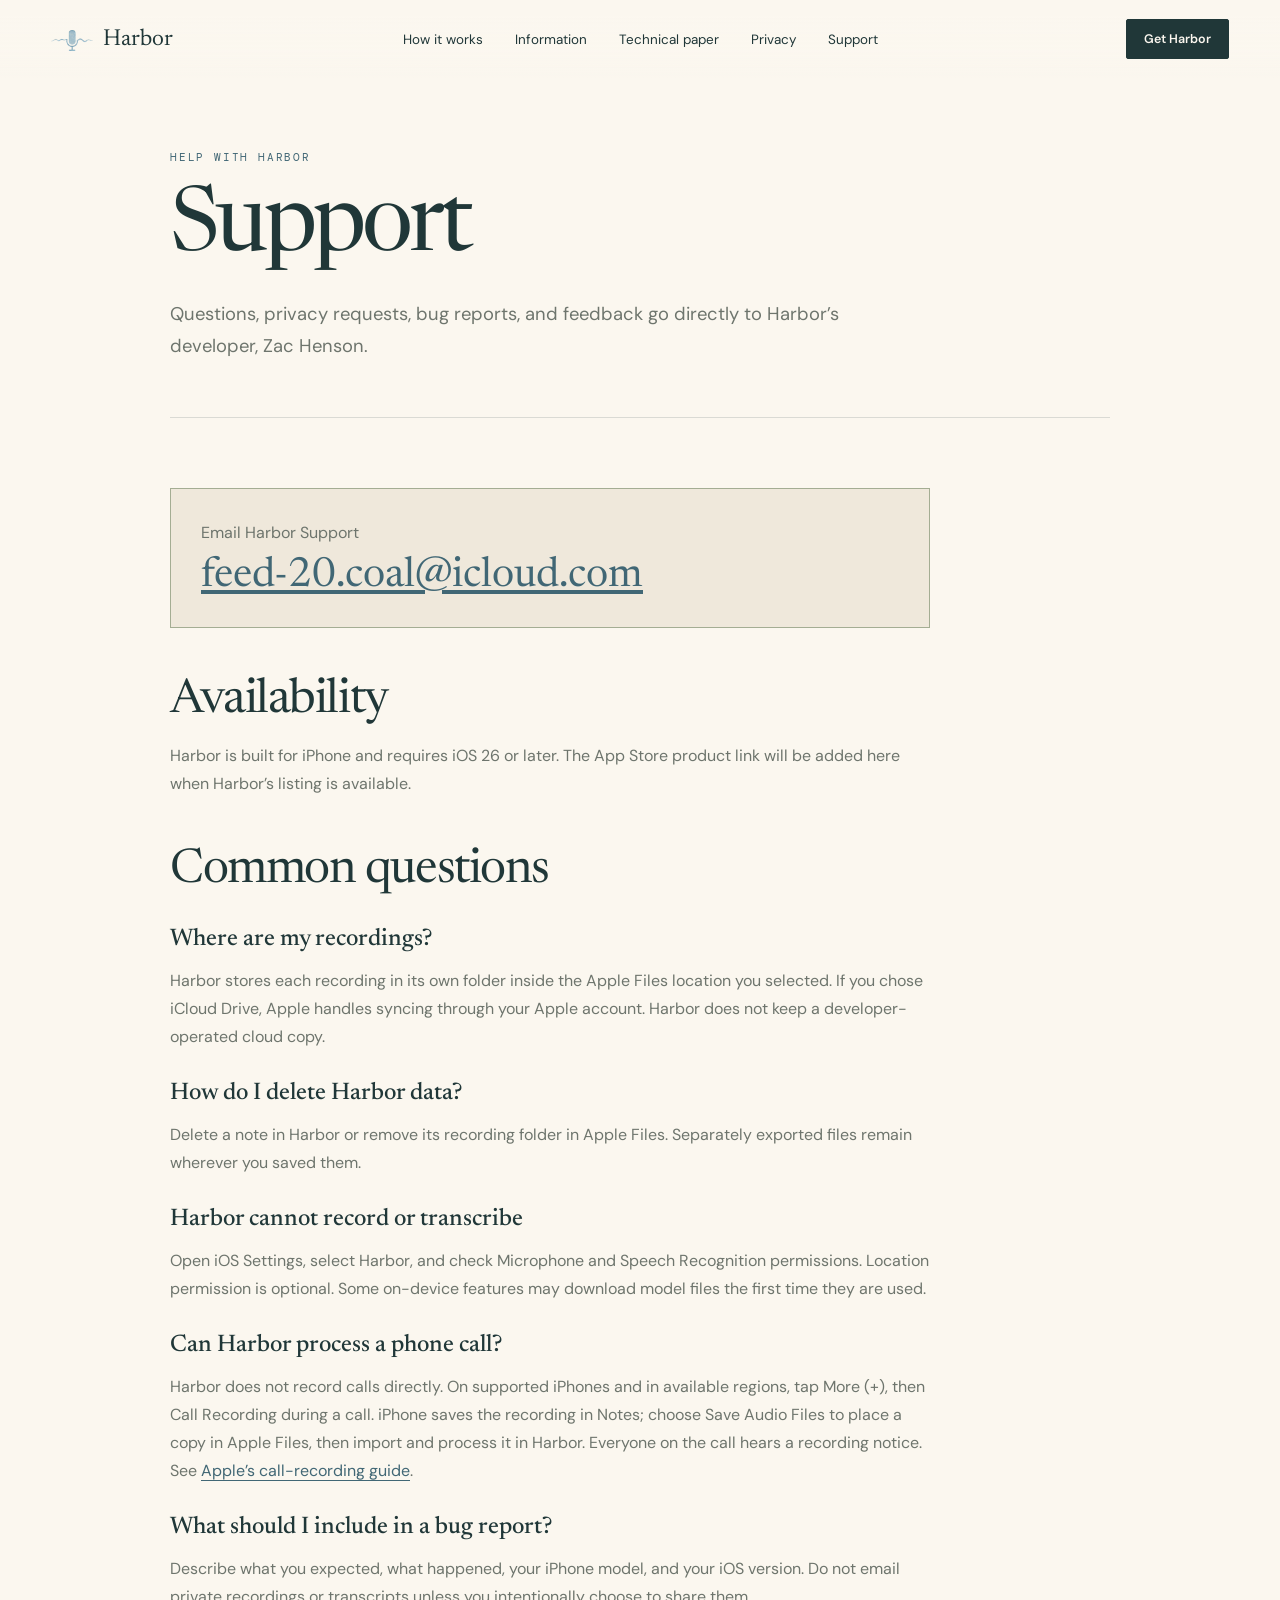
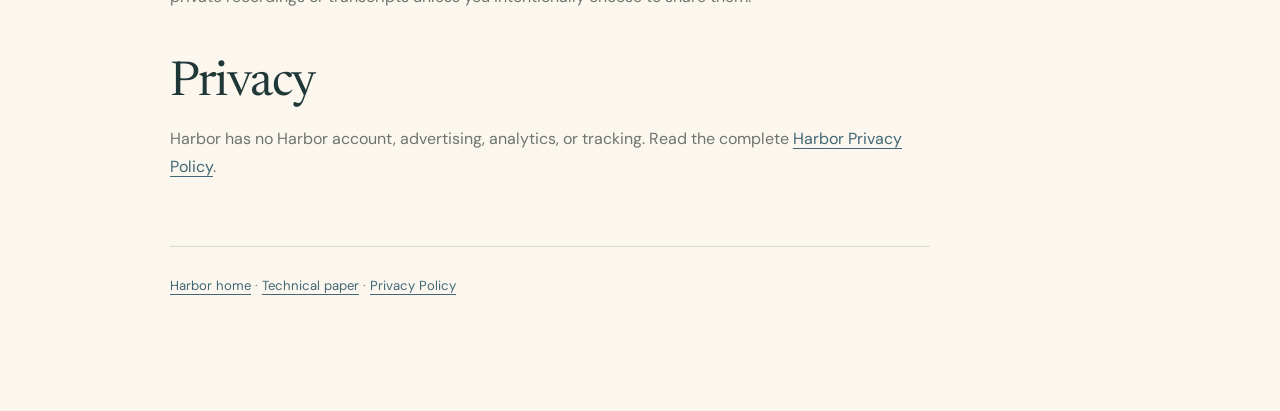
<file: support.html>
<!doctype html>
<html lang="en">
<head>
  <meta charset="utf-8">
  <meta name="viewport" content="width=device-width, initial-scale=1">
  <meta name="theme-color" content="#fbf7ef">
  <meta name="description" content="Harbor support, contact information, and help with recording, storage, permissions, and privacy.">
  <title>Support — Harbor</title>
  <link rel="icon" href="assets/app-icon.png">
  <link rel="stylesheet" href="styles.css">
</head>
<body>
  <a class="skip-link" href="#support">Skip to support</a>
  <header class="site-header">
    <a class="brand" href="index.html" aria-label="Harbor home"><img src="assets/app-icon.png" alt="" width="42" height="42"><span>Harbor</span></a>
    <nav aria-label="Primary"><a href="index.html#how-it-works">How it works</a><a href="index.html#information">Information</a><a href="technical-paper.html">Technical paper</a><a href="privacy.html">Privacy</a><a href="support.html" aria-current="page">Support</a></nav>
    <a class="button button-small" href="#availability">Get Harbor</a>
  </header>

  <main class="info-page" id="support">
    <header class="info-page-header">
      <p class="eyebrow">Help with Harbor</p>
      <h1>Support</h1>
      <p class="lead">Questions, privacy requests, bug reports, and feedback go directly to Harbor’s developer, Zac Henson.</p>
    </header>

    <article class="info-page-content">
      <div class="support-card">
        <p>Email Harbor Support</p>
        <a href="mailto:feed-20.coal@icloud.com">feed-20.coal@icloud.com</a>
      </div>

      <h2 id="availability">Availability</h2>
      <p>Harbor is built for iPhone and requires iOS 26 or later. The App Store product link will be added here when Harbor’s listing is available.</p>

      <h2>Common questions</h2>
      <h3>Where are my recordings?</h3>
      <p>Harbor stores each recording in its own folder inside the Apple Files location you selected. If you chose iCloud Drive, Apple handles syncing through your Apple account. Harbor does not keep a developer-operated cloud copy.</p>

      <h3>How do I delete Harbor data?</h3>
      <p>Delete a note in Harbor or remove its recording folder in Apple Files. Separately exported files remain wherever you saved them.</p>

      <h3>Harbor cannot record or transcribe</h3>
      <p>Open iOS Settings, select Harbor, and check Microphone and Speech Recognition permissions. Location permission is optional. Some on-device features may download model files the first time they are used.</p>

      <h3>Can Harbor process a phone call?</h3>
      <p>Harbor does not record calls directly. On supported iPhones and in available regions, tap More (+), then Call Recording during a call. iPhone saves the recording in Notes; choose Save Audio Files to place a copy in Apple Files, then import and process it in Harbor. Everyone on the call hears a recording notice. See <a href="https://support.apple.com/en-us/121583" rel="noreferrer">Apple’s call-recording guide</a>.</p>

      <h3>What should I include in a bug report?</h3>
      <p>Describe what you expected, what happened, your iPhone model, and your iOS version. Do not email private recordings or transcripts unless you intentionally choose to share them.</p>

      <h2>Privacy</h2>
      <p>Harbor has no Harbor account, advertising, analytics, or tracking. Read the complete <a href="privacy.html">Harbor Privacy Policy</a>.</p>
      <p class="info-page-footer"><a href="index.html">Harbor home</a> · <a href="technical-paper.html">Technical paper</a> · <a href="privacy.html">Privacy Policy</a></p>
    </article>
  </main>
</body>
</html>
</file>
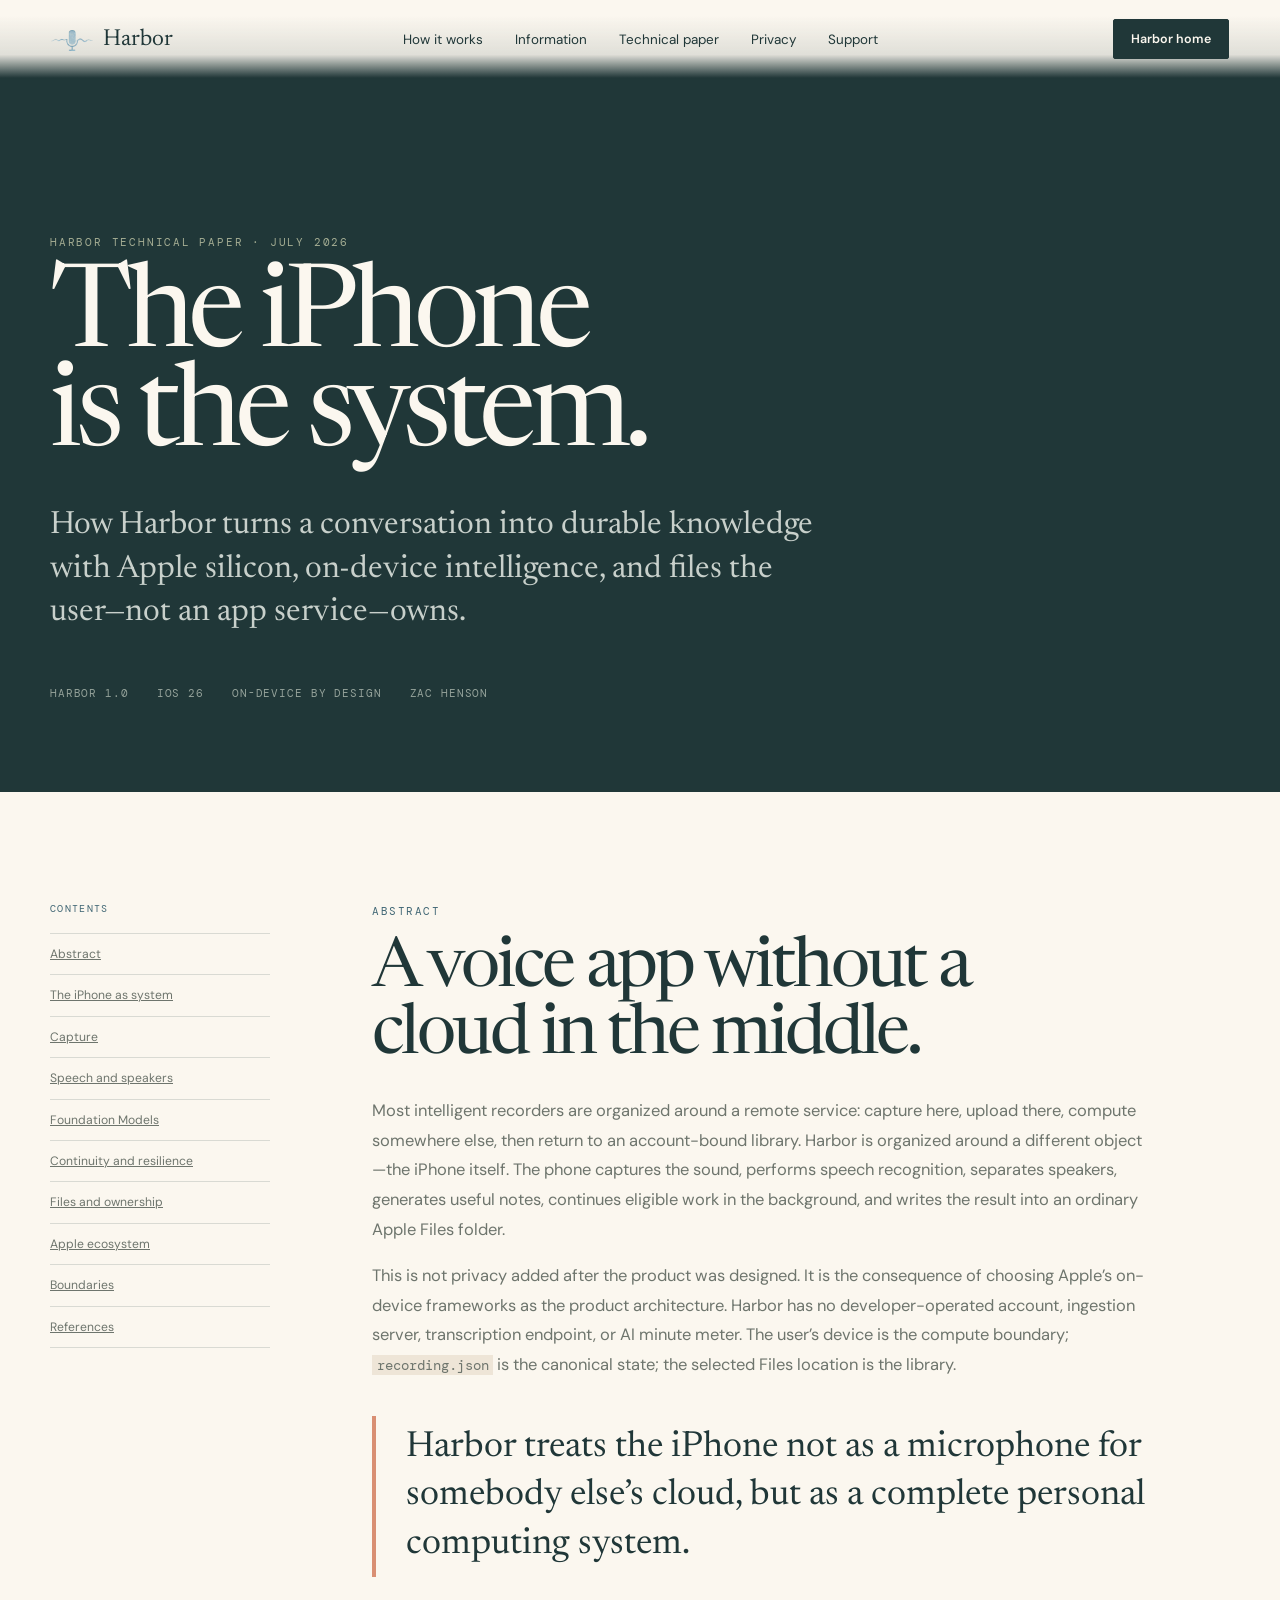
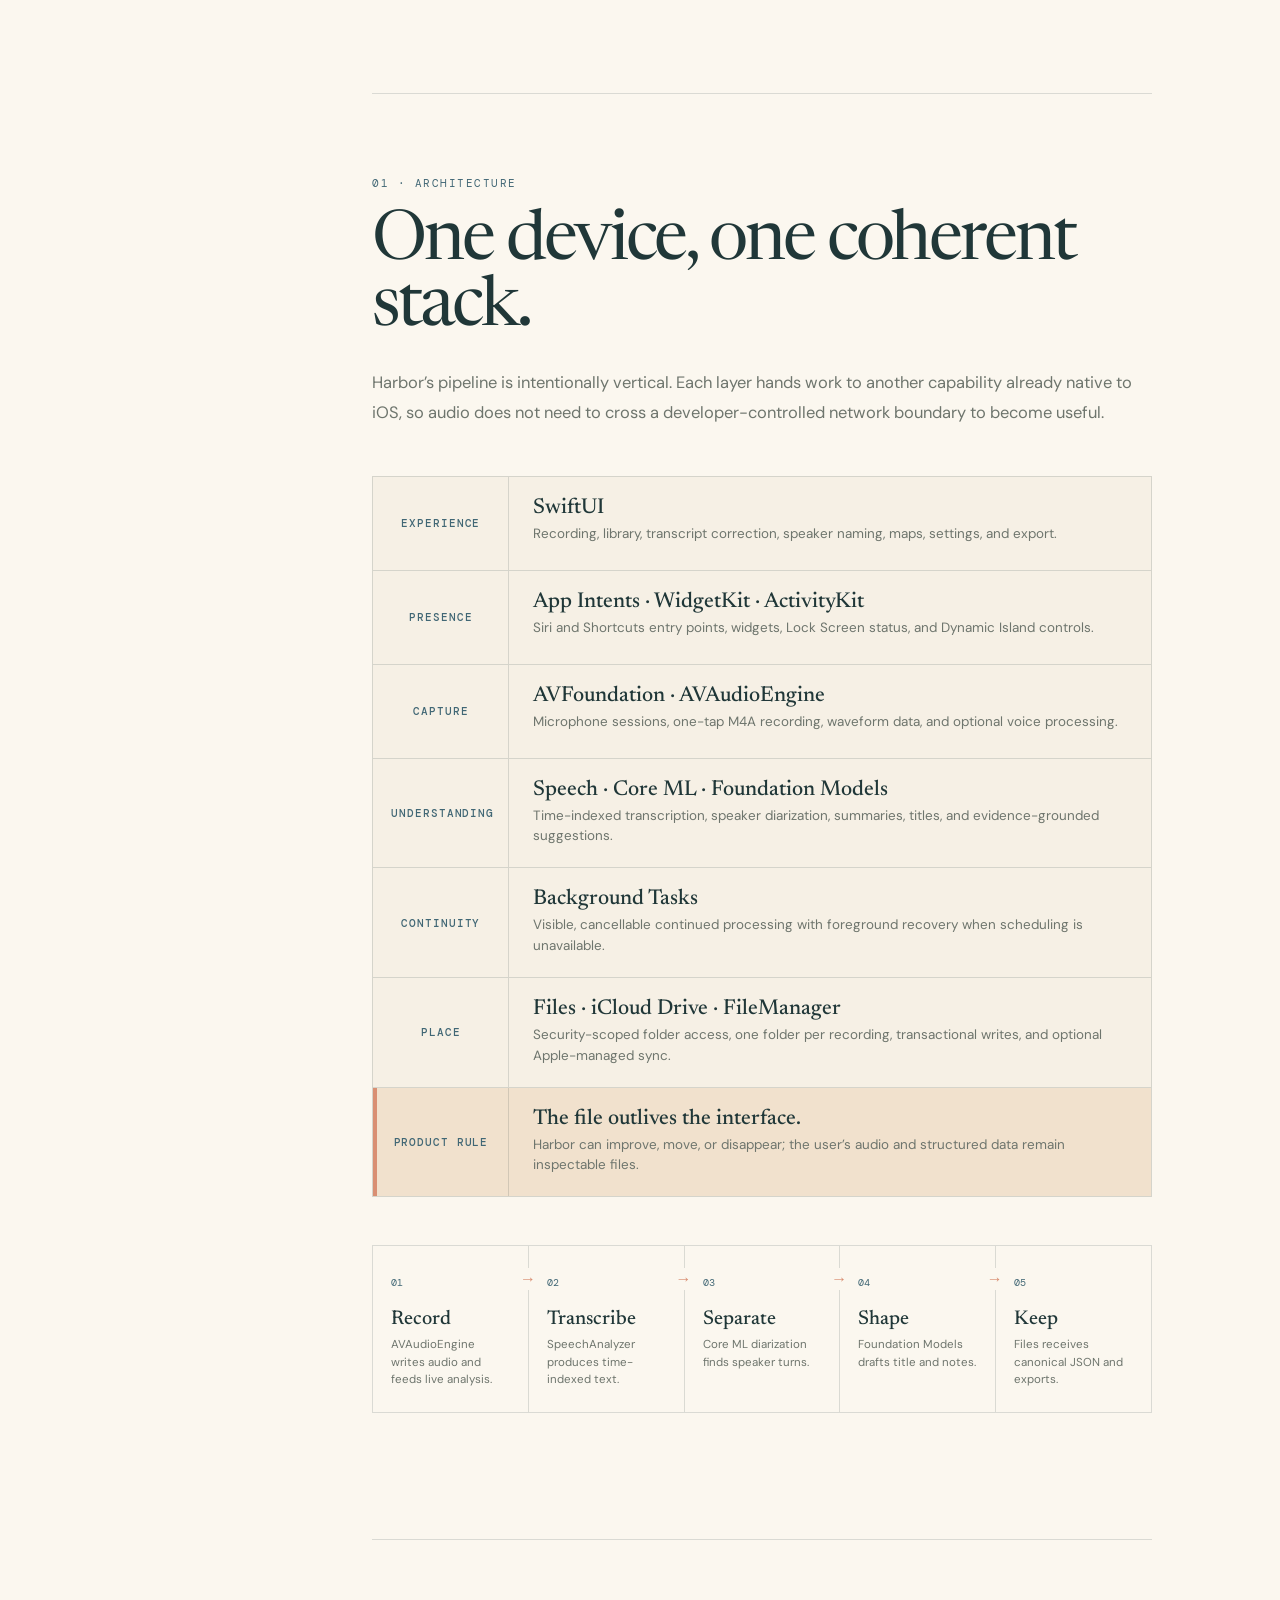
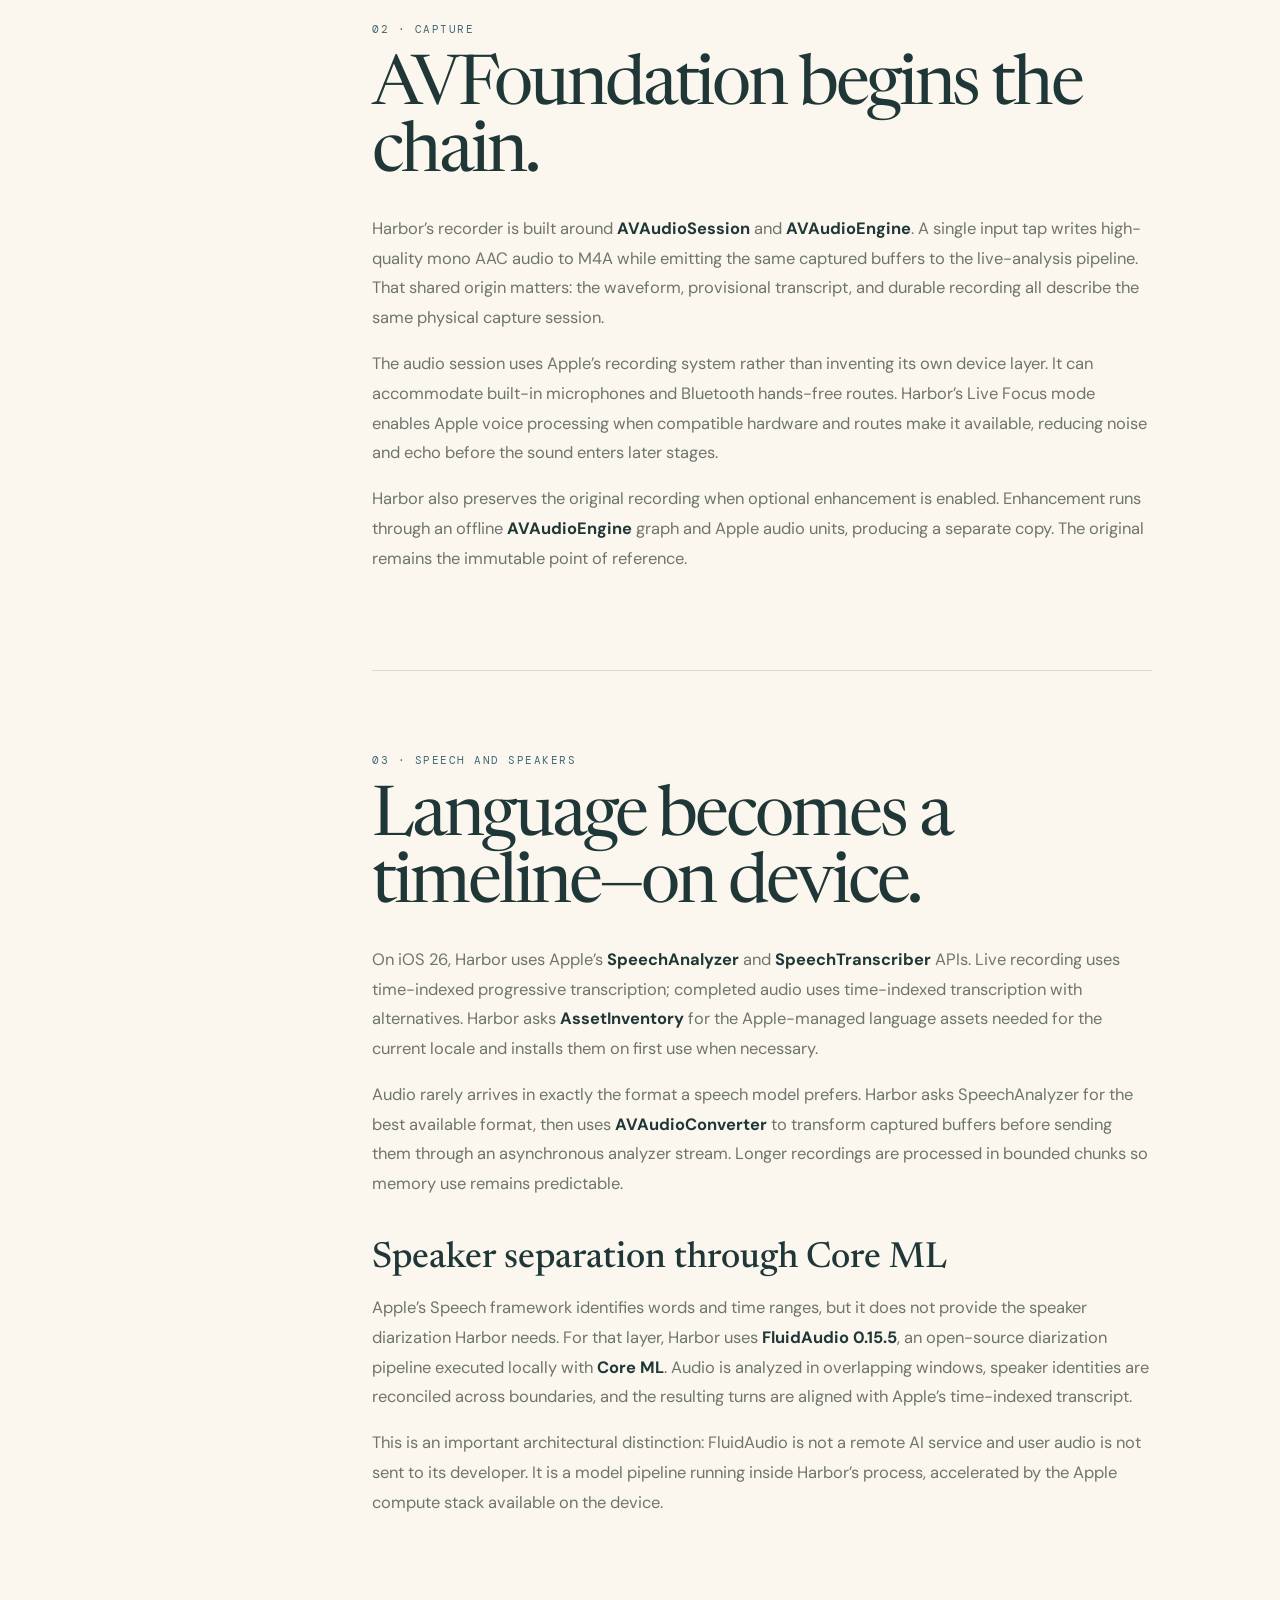
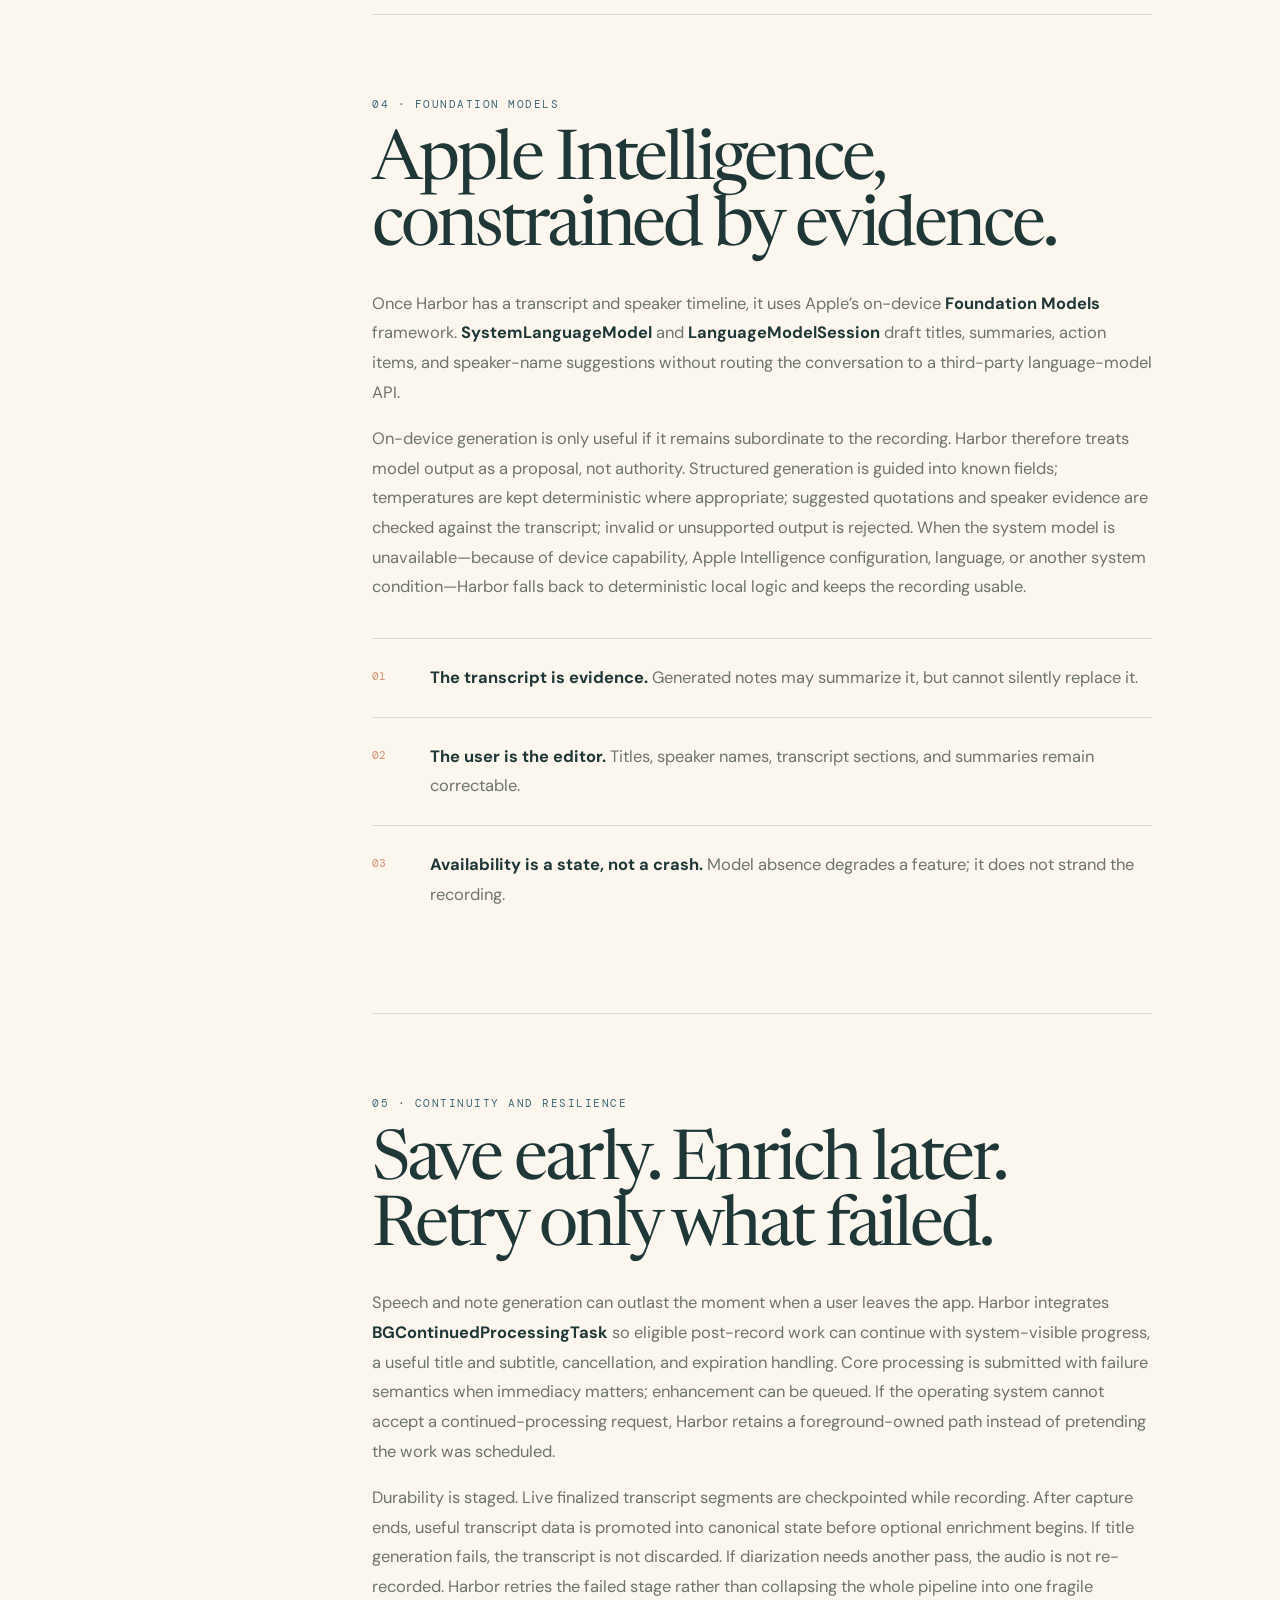
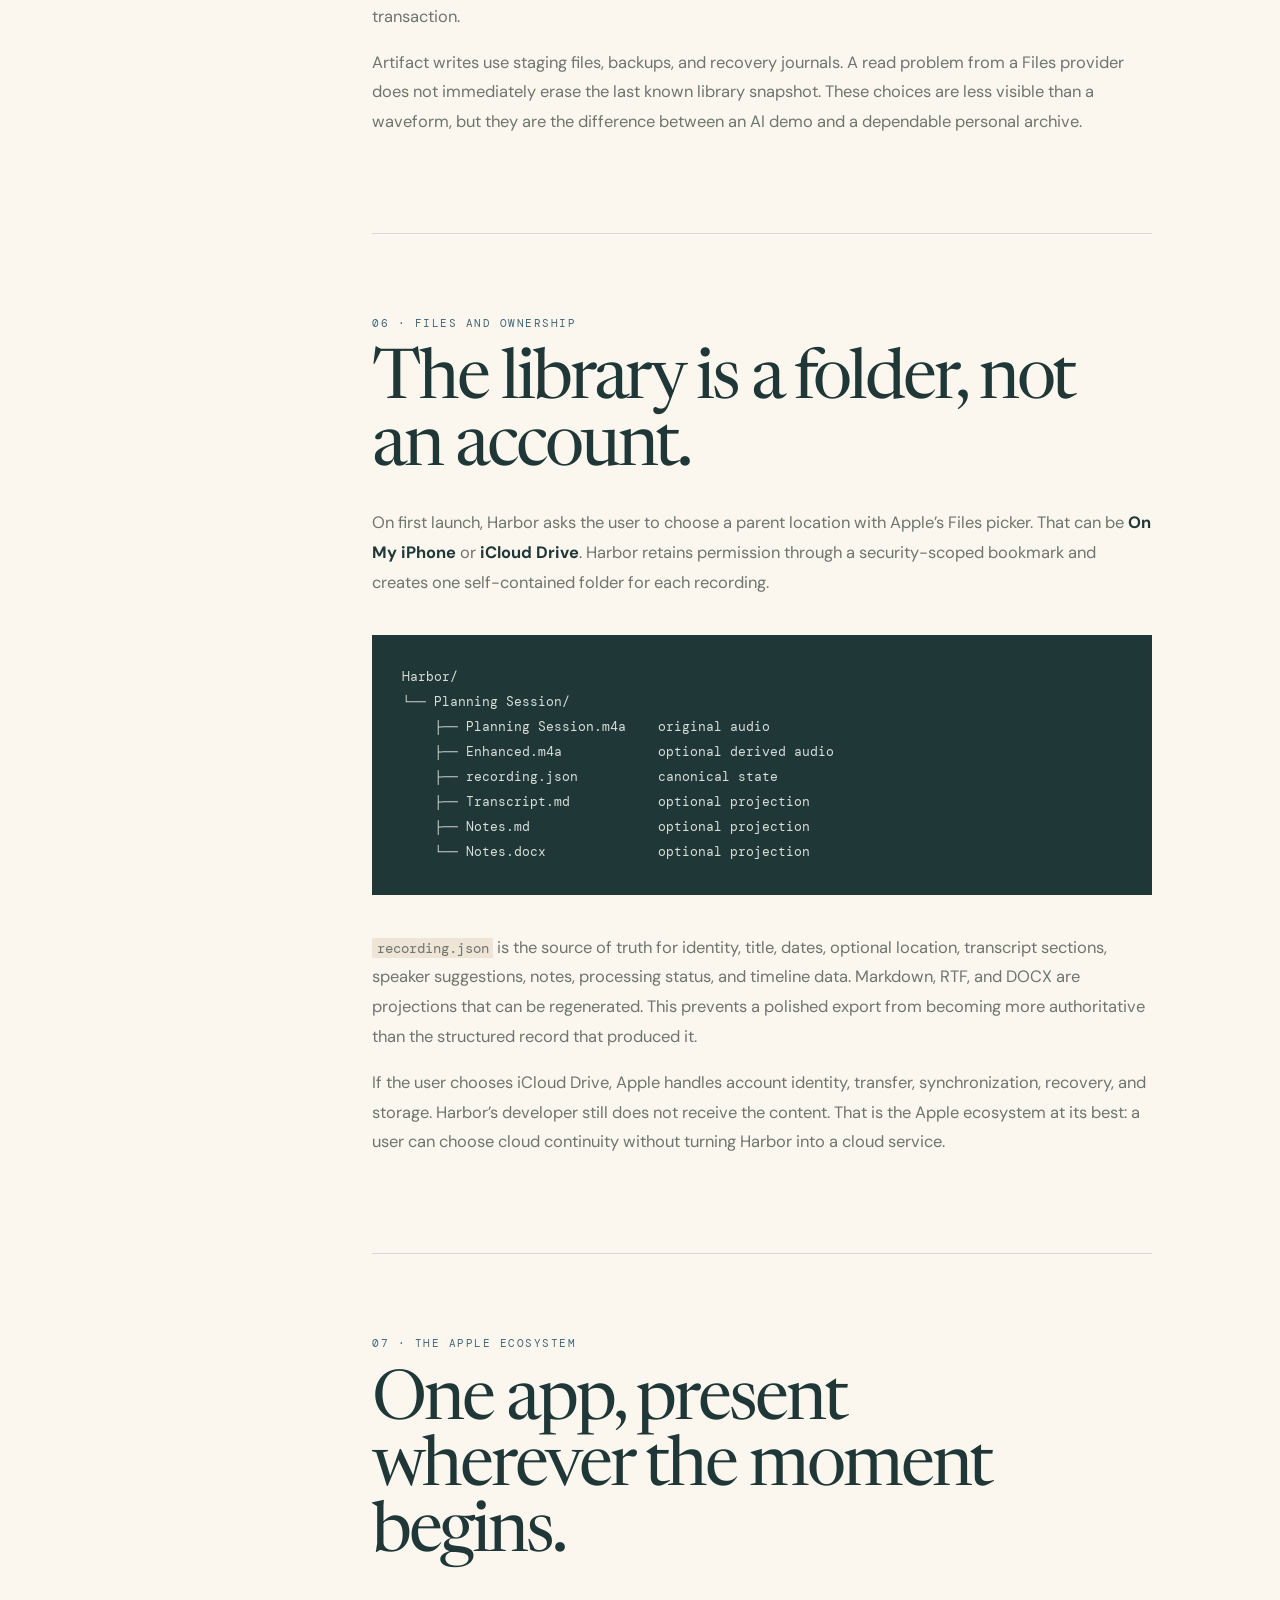
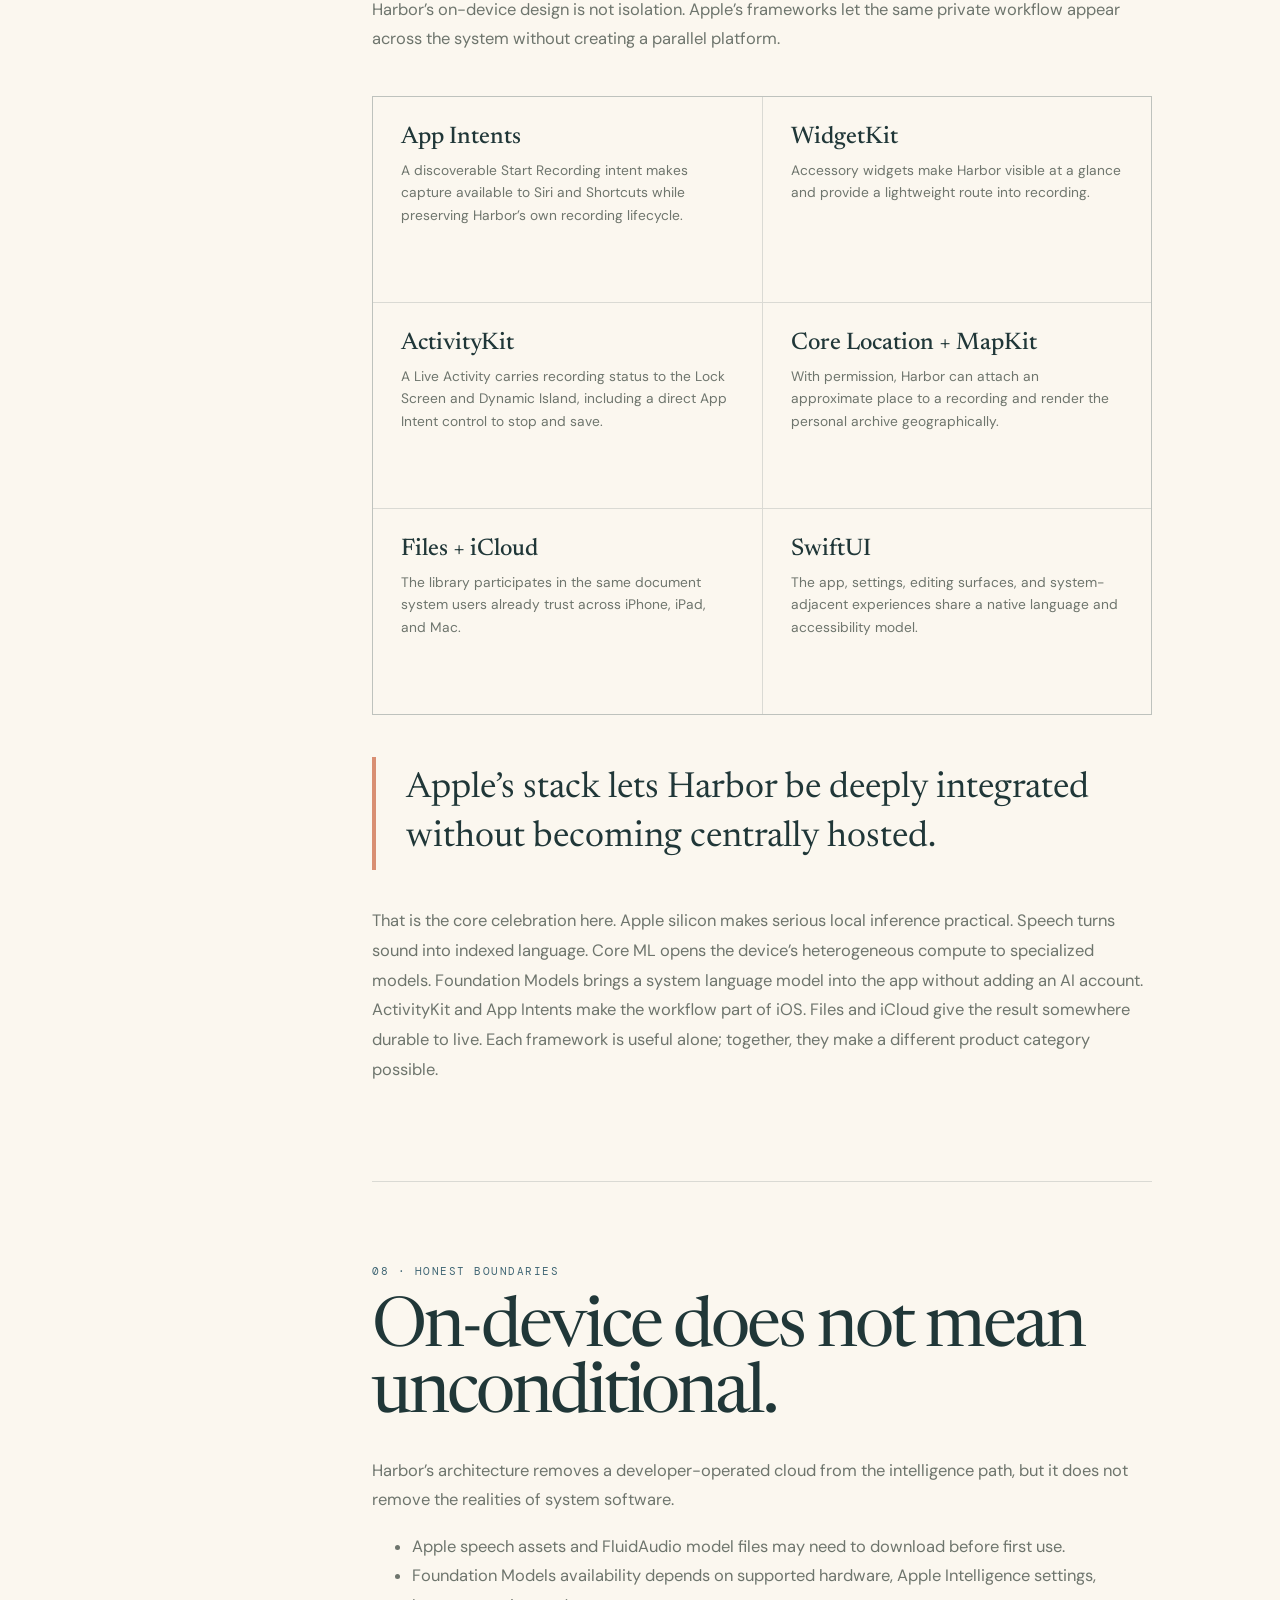
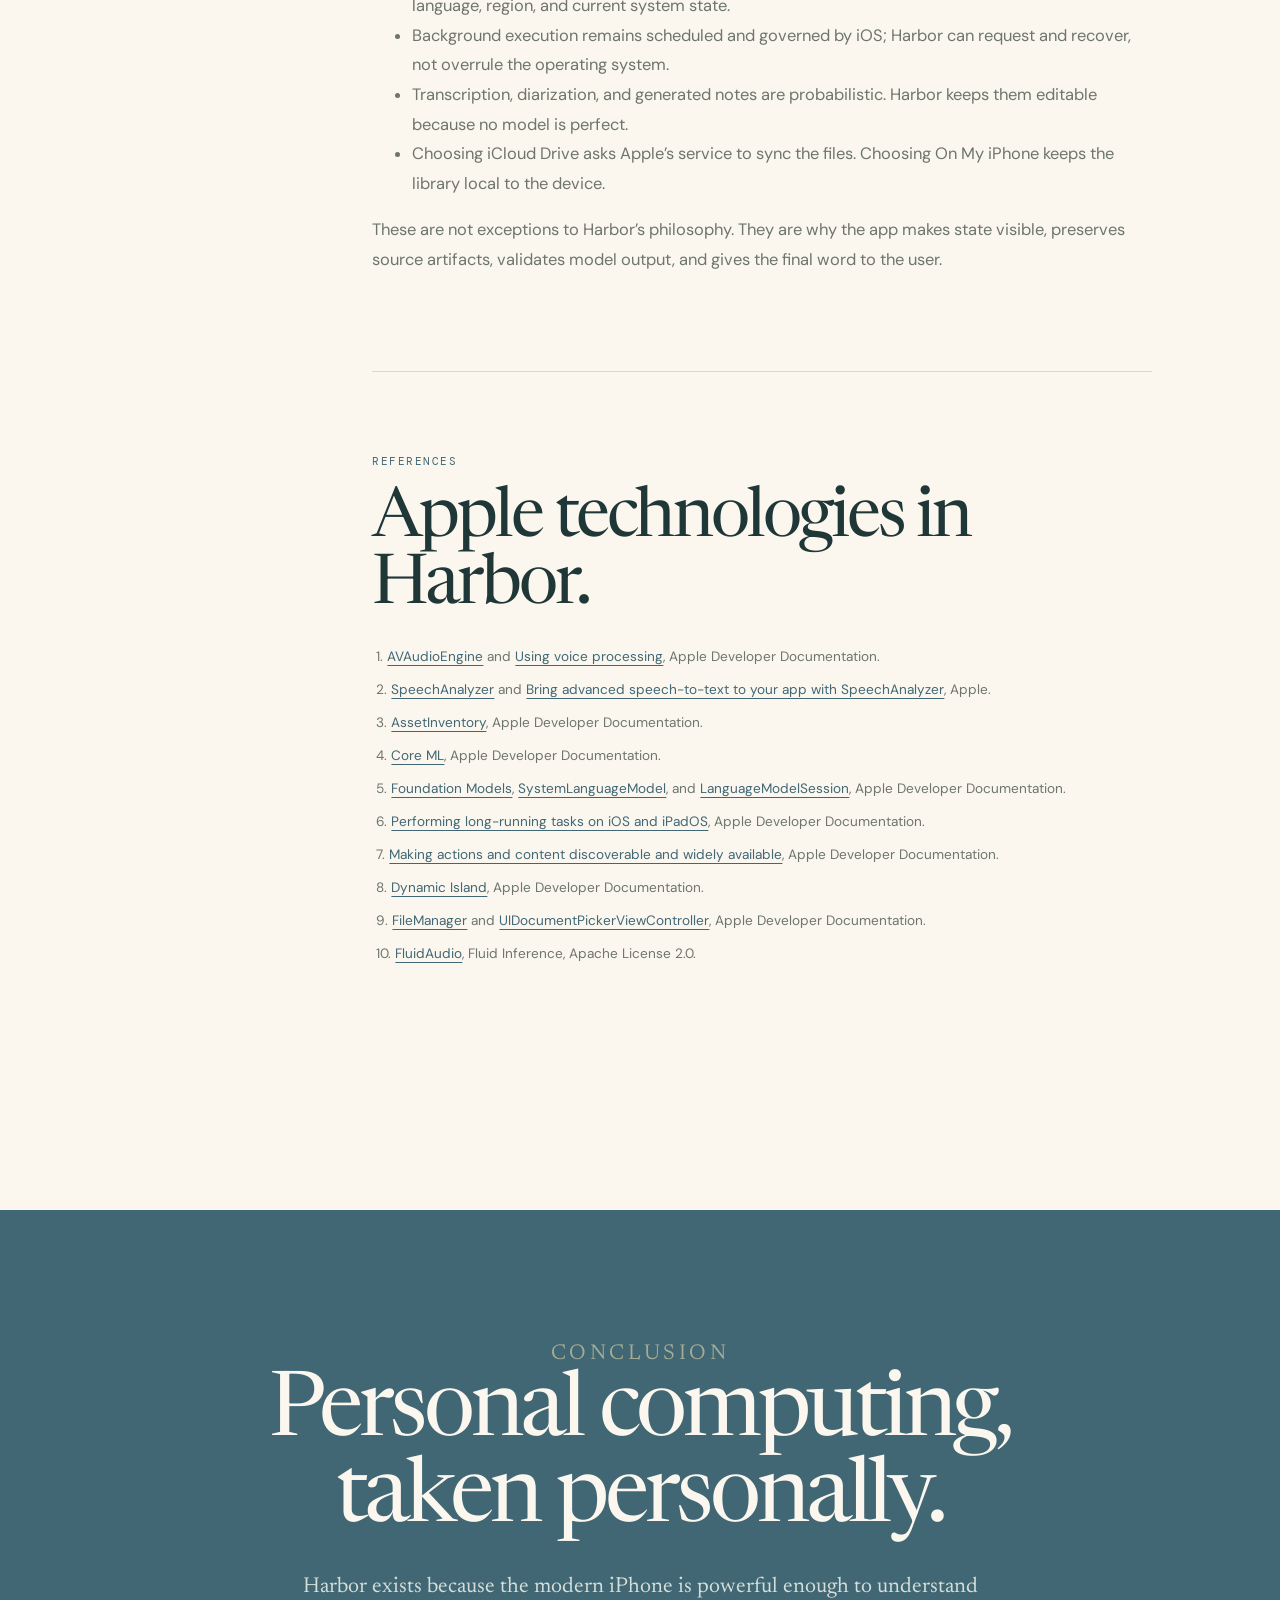
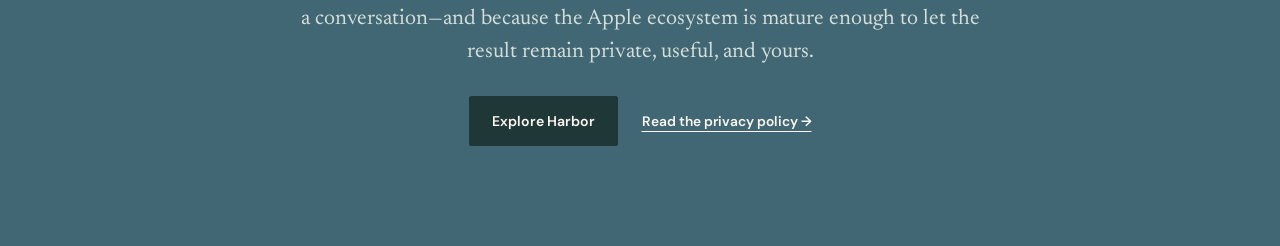
<file: technical-paper.html>
<!doctype html>
<html lang="en">
<head>
  <meta charset="utf-8">
  <meta name="viewport" content="width=device-width, initial-scale=1">
  <meta name="theme-color" content="#203738">
  <meta name="description" content="A technical paper on Harbor’s private, on-device architecture across AVFoundation, Speech, Core ML, Foundation Models, Background Tasks, and Apple Files.">
  <title>The iPhone Is the System — How Harbor Works</title>
  <link rel="icon" href="assets/app-icon.png">
  <link rel="stylesheet" href="styles.css">
  <link rel="stylesheet" href="technical-paper.css">
</head>
<body class="paper-page">
  <a class="skip-link" href="#paper">Skip to the paper</a>
  <header class="site-header">
    <a class="brand" href="index.html" aria-label="Harbor home"><img src="assets/app-icon.png" alt="" width="42" height="42"><span>Harbor</span></a>
    <nav aria-label="Primary"><a href="index.html#how-it-works">How it works</a><a href="index.html#information">Information</a><a href="technical-paper.html" aria-current="page">Technical paper</a><a href="privacy.html">Privacy</a><a href="support.html">Support</a></nav>
    <a class="button button-small" href="index.html">Harbor home</a>
  </header>

  <main id="paper">
    <header class="paper-hero">
      <p class="eyebrow">Harbor technical paper · July 2026</p>
      <h1>The iPhone<br>is the system.</h1>
      <p class="paper-deck">How Harbor turns a conversation into durable knowledge with Apple silicon, on-device intelligence, and files the user—not an app service—owns.</p>
      <div class="paper-meta"><span>Harbor 1.0</span><span>iOS 26</span><span>On-device by design</span><span>Zac Henson</span></div>
    </header>

    <div class="paper-shell">
      <aside class="paper-toc" aria-label="Paper contents">
        <p>Contents</p>
        <ol>
          <li><a href="#abstract">Abstract</a></li>
          <li><a href="#system">The iPhone as system</a></li>
          <li><a href="#capture">Capture</a></li>
          <li><a href="#speech">Speech and speakers</a></li>
          <li><a href="#intelligence">Foundation Models</a></li>
          <li><a href="#continuity">Continuity and resilience</a></li>
          <li><a href="#ownership">Files and ownership</a></li>
          <li><a href="#ecosystem">Apple ecosystem</a></li>
          <li><a href="#limits">Boundaries</a></li>
          <li><a href="#references">References</a></li>
        </ol>
      </aside>

      <article class="paper-article">
        <section id="abstract">
          <p class="paper-kicker">Abstract</p>
          <h2>A voice app without a cloud in the middle.</h2>
          <p>Most intelligent recorders are organized around a remote service: capture here, upload there, compute somewhere else, then return to an account-bound library. Harbor is organized around a different object—the iPhone itself. The phone captures the sound, performs speech recognition, separates speakers, generates useful notes, continues eligible work in the background, and writes the result into an ordinary Apple Files folder.</p>
          <p>This is not privacy added after the product was designed. It is the consequence of choosing Apple’s on-device frameworks as the product architecture. Harbor has no developer-operated account, ingestion server, transcription endpoint, or AI minute meter. The user’s device is the compute boundary; <code>recording.json</code> is the canonical state; the selected Files location is the library.</p>
          <blockquote><p>Harbor treats the iPhone not as a microphone for somebody else’s cloud, but as a complete personal computing system.</p></blockquote>
        </section>

        <section id="system">
          <p class="paper-kicker">01 · Architecture</p>
          <h2>One device, one coherent stack.</h2>
          <p>Harbor’s pipeline is intentionally vertical. Each layer hands work to another capability already native to iOS, so audio does not need to cross a developer-controlled network boundary to become useful.</p>

          <div class="architecture" aria-label="Harbor architecture layers">
            <div class="architecture-row"><b>Experience</b><div><h3>SwiftUI</h3><p>Recording, library, transcript correction, speaker naming, maps, settings, and export.</p></div></div>
            <div class="architecture-row"><b>Presence</b><div><h3>App Intents · WidgetKit · ActivityKit</h3><p>Siri and Shortcuts entry points, widgets, Lock Screen status, and Dynamic Island controls.</p></div></div>
            <div class="architecture-row"><b>Capture</b><div><h3>AVFoundation · AVAudioEngine</h3><p>Microphone sessions, one-tap M4A recording, waveform data, and optional voice processing.</p></div></div>
            <div class="architecture-row"><b>Understanding</b><div><h3>Speech · Core ML · Foundation Models</h3><p>Time-indexed transcription, speaker diarization, summaries, titles, and evidence-grounded suggestions.</p></div></div>
            <div class="architecture-row"><b>Continuity</b><div><h3>Background Tasks</h3><p>Visible, cancellable continued processing with foreground recovery when scheduling is unavailable.</p></div></div>
            <div class="architecture-row"><b>Place</b><div><h3>Files · iCloud Drive · FileManager</h3><p>Security-scoped folder access, one folder per recording, transactional writes, and optional Apple-managed sync.</p></div></div>
            <div class="architecture-row is-harbor"><b>Product rule</b><div><h3>The file outlives the interface.</h3><p>Harbor can improve, move, or disappear; the user’s audio and structured data remain inspectable files.</p></div></div>
          </div>

          <div class="flow" aria-label="Harbor processing flow">
            <article><span>01</span><h3>Record</h3><p>AVAudioEngine writes audio and feeds live analysis.</p></article>
            <article><span>02</span><h3>Transcribe</h3><p>SpeechAnalyzer produces time-indexed text.</p></article>
            <article><span>03</span><h3>Separate</h3><p>Core ML diarization finds speaker turns.</p></article>
            <article><span>04</span><h3>Shape</h3><p>Foundation Models drafts title and notes.</p></article>
            <article><span>05</span><h3>Keep</h3><p>Files receives canonical JSON and exports.</p></article>
          </div>
        </section>

        <section id="capture">
          <p class="paper-kicker">02 · Capture</p>
          <h2>AVFoundation begins the chain.</h2>
          <p>Harbor’s recorder is built around <strong>AVAudioSession</strong> and <strong>AVAudioEngine</strong>. A single input tap writes high-quality mono AAC audio to M4A while emitting the same captured buffers to the live-analysis pipeline. That shared origin matters: the waveform, provisional transcript, and durable recording all describe the same physical capture session.</p>
          <p>The audio session uses Apple’s recording system rather than inventing its own device layer. It can accommodate built-in microphones and Bluetooth hands-free routes. Harbor’s Live Focus mode enables Apple voice processing when compatible hardware and routes make it available, reducing noise and echo before the sound enters later stages.</p>
          <p>Harbor also preserves the original recording when optional enhancement is enabled. Enhancement runs through an offline <strong>AVAudioEngine</strong> graph and Apple audio units, producing a separate copy. The original remains the immutable point of reference.</p>
        </section>

        <section id="speech">
          <p class="paper-kicker">03 · Speech and speakers</p>
          <h2>Language becomes a timeline—on device.</h2>
          <p>On iOS 26, Harbor uses Apple’s <strong>SpeechAnalyzer</strong> and <strong>SpeechTranscriber</strong> APIs. Live recording uses time-indexed progressive transcription; completed audio uses time-indexed transcription with alternatives. Harbor asks <strong>AssetInventory</strong> for the Apple-managed language assets needed for the current locale and installs them on first use when necessary.</p>
          <p>Audio rarely arrives in exactly the format a speech model prefers. Harbor asks SpeechAnalyzer for the best available format, then uses <strong>AVAudioConverter</strong> to transform captured buffers before sending them through an asynchronous analyzer stream. Longer recordings are processed in bounded chunks so memory use remains predictable.</p>
          <h3>Speaker separation through Core ML</h3>
          <p>Apple’s Speech framework identifies words and time ranges, but it does not provide the speaker diarization Harbor needs. For that layer, Harbor uses <strong>FluidAudio 0.15.5</strong>, an open-source diarization pipeline executed locally with <strong>Core ML</strong>. Audio is analyzed in overlapping windows, speaker identities are reconciled across boundaries, and the resulting turns are aligned with Apple’s time-indexed transcript.</p>
          <p>This is an important architectural distinction: FluidAudio is not a remote AI service and user audio is not sent to its developer. It is a model pipeline running inside Harbor’s process, accelerated by the Apple compute stack available on the device.</p>
        </section>

        <section id="intelligence">
          <p class="paper-kicker">04 · Foundation Models</p>
          <h2>Apple Intelligence, constrained by evidence.</h2>
          <p>Once Harbor has a transcript and speaker timeline, it uses Apple’s on-device <strong>Foundation Models</strong> framework. <strong>SystemLanguageModel</strong> and <strong>LanguageModelSession</strong> draft titles, summaries, action items, and speaker-name suggestions without routing the conversation to a third-party language-model API.</p>
          <p>On-device generation is only useful if it remains subordinate to the recording. Harbor therefore treats model output as a proposal, not authority. Structured generation is guided into known fields; temperatures are kept deterministic where appropriate; suggested quotations and speaker evidence are checked against the transcript; invalid or unsupported output is rejected. When the system model is unavailable—because of device capability, Apple Intelligence configuration, language, or another system condition—Harbor falls back to deterministic local logic and keeps the recording usable.</p>
          <ul class="principles">
            <li><strong>The transcript is evidence.</strong> Generated notes may summarize it, but cannot silently replace it.</li>
            <li><strong>The user is the editor.</strong> Titles, speaker names, transcript sections, and summaries remain correctable.</li>
            <li><strong>Availability is a state, not a crash.</strong> Model absence degrades a feature; it does not strand the recording.</li>
          </ul>
        </section>

        <section id="continuity">
          <p class="paper-kicker">05 · Continuity and resilience</p>
          <h2>Save early. Enrich later. Retry only what failed.</h2>
          <p>Speech and note generation can outlast the moment when a user leaves the app. Harbor integrates <strong>BGContinuedProcessingTask</strong> so eligible post-record work can continue with system-visible progress, a useful title and subtitle, cancellation, and expiration handling. Core processing is submitted with failure semantics when immediacy matters; enhancement can be queued. If the operating system cannot accept a continued-processing request, Harbor retains a foreground-owned path instead of pretending the work was scheduled.</p>
          <p>Durability is staged. Live finalized transcript segments are checkpointed while recording. After capture ends, useful transcript data is promoted into canonical state before optional enrichment begins. If title generation fails, the transcript is not discarded. If diarization needs another pass, the audio is not re-recorded. Harbor retries the failed stage rather than collapsing the whole pipeline into one fragile transaction.</p>
          <p>Artifact writes use staging files, backups, and recovery journals. A read problem from a Files provider does not immediately erase the last known library snapshot. These choices are less visible than a waveform, but they are the difference between an AI demo and a dependable personal archive.</p>
        </section>

        <section id="ownership">
          <p class="paper-kicker">06 · Files and ownership</p>
          <h2>The library is a folder, not an account.</h2>
          <p>On first launch, Harbor asks the user to choose a parent location with Apple’s Files picker. That can be <strong>On My iPhone</strong> or <strong>iCloud Drive</strong>. Harbor retains permission through a security-scoped bookmark and creates one self-contained folder for each recording.</p>

          <div class="file-tree" aria-label="Example Harbor recording folder">Harbor/
└── Planning Session/
    ├── Planning Session.m4a    original audio
    ├── Enhanced.m4a            optional derived audio
    ├── recording.json          canonical state
    ├── Transcript.md           optional projection
    ├── Notes.md                optional projection
    └── Notes.docx              optional projection</div>

          <p><code>recording.json</code> is the source of truth for identity, title, dates, optional location, transcript sections, speaker suggestions, notes, processing status, and timeline data. Markdown, RTF, and DOCX are projections that can be regenerated. This prevents a polished export from becoming more authoritative than the structured record that produced it.</p>
          <p>If the user chooses iCloud Drive, Apple handles account identity, transfer, synchronization, recovery, and storage. Harbor’s developer still does not receive the content. That is the Apple ecosystem at its best: a user can choose cloud continuity without turning Harbor into a cloud service.</p>
        </section>

        <section id="ecosystem">
          <p class="paper-kicker">07 · The Apple ecosystem</p>
          <h2>One app, present wherever the moment begins.</h2>
          <p>Harbor’s on-device design is not isolation. Apple’s frameworks let the same private workflow appear across the system without creating a parallel platform.</p>
          <div class="stack-grid">
            <article><h3>App Intents</h3><p>A discoverable Start Recording intent makes capture available to Siri and Shortcuts while preserving Harbor’s own recording lifecycle.</p></article>
            <article><h3>WidgetKit</h3><p>Accessory widgets make Harbor visible at a glance and provide a lightweight route into recording.</p></article>
            <article><h3>ActivityKit</h3><p>A Live Activity carries recording status to the Lock Screen and Dynamic Island, including a direct App Intent control to stop and save.</p></article>
            <article><h3>Core Location + MapKit</h3><p>With permission, Harbor can attach an approximate place to a recording and render the personal archive geographically.</p></article>
            <article><h3>Files + iCloud</h3><p>The library participates in the same document system users already trust across iPhone, iPad, and Mac.</p></article>
            <article><h3>SwiftUI</h3><p>The app, settings, editing surfaces, and system-adjacent experiences share a native language and accessibility model.</p></article>
          </div>
          <blockquote><p>Apple’s stack lets Harbor be deeply integrated without becoming centrally hosted.</p></blockquote>
          <p>That is the core celebration here. Apple silicon makes serious local inference practical. Speech turns sound into indexed language. Core ML opens the device’s heterogeneous compute to specialized models. Foundation Models brings a system language model into the app without adding an AI account. ActivityKit and App Intents make the workflow part of iOS. Files and iCloud give the result somewhere durable to live. Each framework is useful alone; together, they make a different product category possible.</p>
        </section>

        <section id="limits">
          <p class="paper-kicker">08 · Honest boundaries</p>
          <h2>On-device does not mean unconditional.</h2>
          <p>Harbor’s architecture removes a developer-operated cloud from the intelligence path, but it does not remove the realities of system software.</p>
          <ul>
            <li>Apple speech assets and FluidAudio model files may need to download before first use.</li>
            <li>Foundation Models availability depends on supported hardware, Apple Intelligence settings, language, region, and current system state.</li>
            <li>Background execution remains scheduled and governed by iOS; Harbor can request and recover, not overrule the operating system.</li>
            <li>Transcription, diarization, and generated notes are probabilistic. Harbor keeps them editable because no model is perfect.</li>
            <li>Choosing iCloud Drive asks Apple’s service to sync the files. Choosing On My iPhone keeps the library local to the device.</li>
          </ul>
          <p>These are not exceptions to Harbor’s philosophy. They are why the app makes state visible, preserves source artifacts, validates model output, and gives the final word to the user.</p>
        </section>

        <section id="references">
          <p class="paper-kicker">References</p>
          <h2>Apple technologies in Harbor.</h2>
          <ol class="references">
            <li><a href="https://developer.apple.com/documentation/avfaudio/avaudioengine" rel="noreferrer">AVAudioEngine</a> and <a href="https://developer.apple.com/documentation/avfaudio/using-voice-processing" rel="noreferrer">Using voice processing</a>, Apple Developer Documentation.</li>
            <li><a href="https://developer.apple.com/documentation/speech/speechanalyzer" rel="noreferrer">SpeechAnalyzer</a> and <a href="https://developer.apple.com/videos/play/wwdc2025/277/" rel="noreferrer">Bring advanced speech-to-text to your app with SpeechAnalyzer</a>, Apple.</li>
            <li><a href="https://developer.apple.com/documentation/speech/assetinventory" rel="noreferrer">AssetInventory</a>, Apple Developer Documentation.</li>
            <li><a href="https://developer.apple.com/documentation/coreml" rel="noreferrer">Core ML</a>, Apple Developer Documentation.</li>
            <li><a href="https://developer.apple.com/documentation/foundationmodels" rel="noreferrer">Foundation Models</a>, <a href="https://developer.apple.com/documentation/foundationmodels/systemlanguagemodel" rel="noreferrer">SystemLanguageModel</a>, and <a href="https://developer.apple.com/documentation/foundationmodels/languagemodelsession" rel="noreferrer">LanguageModelSession</a>, Apple Developer Documentation.</li>
            <li><a href="https://developer.apple.com/documentation/backgroundtasks/performing-long-running-tasks-on-ios-and-ipados" rel="noreferrer">Performing long-running tasks on iOS and iPadOS</a>, Apple Developer Documentation.</li>
            <li><a href="https://developer.apple.com/documentation/appintents/widgets-and-live-activities" rel="noreferrer">Making actions and content discoverable and widely available</a>, Apple Developer Documentation.</li>
            <li><a href="https://developer.apple.com/documentation/widgetkit/dynamicisland" rel="noreferrer">Dynamic Island</a>, Apple Developer Documentation.</li>
            <li><a href="https://developer.apple.com/documentation/foundation/filemanager" rel="noreferrer">FileManager</a> and <a href="https://developer.apple.com/documentation/uikit/uidocumentpickerviewcontroller" rel="noreferrer">UIDocumentPickerViewController</a>, Apple Developer Documentation.</li>
            <li><a href="https://github.com/FluidInference/FluidAudio" rel="noreferrer">FluidAudio</a>, Fluid Inference, Apache License 2.0.</li>
          </ol>
        </section>
      </article>
    </div>

    <section class="paper-coda">
      <p class="eyebrow">Conclusion</p>
      <h2>Personal computing,<br>taken personally.</h2>
      <p>Harbor exists because the modern iPhone is powerful enough to understand a conversation—and because the Apple ecosystem is mature enough to let the result remain private, useful, and yours.</p>
      <div class="actions"><a class="button" href="index.html">Explore Harbor</a><a class="text-link" href="privacy.html">Read the privacy policy →</a></div>
    </section>
  </main>
</body>
</html>
</file>
<file: styles.css>
@import url('https://fonts.googleapis.com/css2?family=DM+Mono:wght@300;400;500&family=DM+Sans:opsz,wght@9..40,400;9..40,500;9..40,600&family=Newsreader:opsz,wght@6..72,400;6..72,500&display=swap');

:root {
  --paper: #fbf7ef;
  --paper-deep: #efe8db;
  --ink: #203738;
  --muted: #6e756d;
  --blue: #7fa6b4;
  --blue-deep: #416775;
  --sage: #a4ad93;
  --sand: #d9c9ad;
  --coral: #d98f73;
  --line: rgba(32, 55, 56, .15);
  --serif: "Newsreader", Georgia, serif;
  --sans: "DM Sans", -apple-system, sans-serif;
  --mono: "DM Mono", ui-monospace, monospace;
}

* { box-sizing: border-box; }
html { scroll-behavior: smooth; }
html.no-smooth { scroll-behavior: auto; }
body { margin: 0; overflow-x: hidden; background: var(--paper); color: var(--ink); font-family: var(--sans); }
a { color: inherit; }
img { display: block; max-width: 100%; }
.skip-link { position: fixed; left: 1rem; top: -5rem; z-index: 100; background: var(--ink); color: white; padding: .75rem 1rem; }
.skip-link:focus { top: 1rem; }

.site-header { position: fixed; z-index: 30; inset: 0 0 auto; height: 78px; display: grid; grid-template-columns: 1fr auto 1fr; align-items: center; padding: 0 clamp(20px, 4vw, 64px); background: linear-gradient(var(--paper) 20%, rgba(251,247,239,.88) 70%, transparent); }
.brand { display: inline-flex; align-items: center; gap: 10px; text-decoration: none; font-family: var(--serif); font-size: 1.45rem; width: fit-content; }
.brand img { border-radius: 9px; }
nav { display: flex; gap: 2rem; font-size: .84rem; }
nav a, footer a { text-decoration: none; }
nav a:hover, footer a:hover, .text-link:hover { color: var(--blue-deep); }
.site-header > .button { justify-self: end; }

.button { display: inline-flex; justify-content: center; align-items: center; min-height: 50px; padding: 0 22px; border: 1px solid var(--ink); border-radius: 2px; background: var(--ink); color: var(--paper); text-decoration: none; font-weight: 600; font-size: .88rem; transition: transform .2s, background .2s; }
.button:hover { transform: translateY(-2px); background: var(--blue-deep); }
.button-small { min-height: 40px; padding-inline: 17px; font-size: .78rem; }
.text-link { font-size: .86rem; font-weight: 600; text-underline-offset: 5px; }
.actions { display: flex; align-items: center; gap: 24px; margin-top: 28px; }
.mobile-break { display: none; }

.scroll-story { position: relative; height: 600vh; }
.story-stage { position: sticky; top: 0; height: 100vh; min-height: 640px; overflow: hidden; background: var(--paper); }
.story-art { position: absolute; inset: 0; }
.scene-video { position: absolute; z-index: 1; inset: 0; width: 100%; height: 100%; object-fit: cover; object-position: center; opacity: 0; pointer-events: none; will-change: opacity; }
.scene { position: absolute; inset: 0; width: 100%; height: 100%; object-fit: cover; object-position: center; opacity: 0; transform: scale(1.045) translate3d(1.5%,0,0); transition: none; will-change: opacity, transform; }
.scene.is-active { opacity: 1; }
.paper-haze { position: absolute; z-index: 2; inset: 0; background: linear-gradient(90deg, var(--paper) 0%, rgba(251,247,239,.98) 28%, rgba(251,247,239,.64) 46%, transparent 65%); pointer-events: none; }
.story-copy { position: absolute; z-index: 2; left: clamp(24px, 7vw, 112px); top: 50%; width: min(570px, 44vw); transform: translateY(-48%); }
.story-panel { position: absolute; top: 50%; left: 0; width: 100%; opacity: 0; transform: translateY(calc(-50% + 24px)); pointer-events: none; transition: opacity .16s ease, transform .16s ease; will-change: opacity, transform; }
.story-panel.is-active { opacity: 1; transform: translateY(-50%); pointer-events: auto; }
h1, h2 { margin: 0; font-family: var(--serif); font-weight: 400; letter-spacing: -.045em; line-height: .96; }
h1 { font-size: clamp(4rem, 6.6vw, 7.4rem); }
.story-panel h2 { font-size: clamp(3.2rem, 5vw, 6rem); }
.story-panel > p:not(.eyebrow) { max-width: 520px; margin: 24px 0 0; color: #56615b; font-size: clamp(1rem, 1.35vw, 1.28rem); line-height: 1.55; }
.eyebrow { margin: 0 0 20px; font-family: var(--mono); font-size: .7rem; line-height: 1.4; text-transform: uppercase; letter-spacing: .16em; color: var(--blue-deep); }
.story-progress { position: absolute; z-index: 4; right: 34px; top: 50%; display: grid; gap: 10px; transform: translateY(-50%); }
.story-progress span { width: 3px; height: 22px; background: rgba(32,55,56,.16); transition: height .25s, background .25s; }
.story-progress span.is-active { height: 46px; background: var(--ink); }
.scroll-cue { position: absolute; z-index: 4; left: clamp(24px, 7vw, 112px); bottom: 24px; margin: 0; font-family: var(--mono); font-size: .64rem; text-transform: uppercase; letter-spacing: .14em; transition: opacity .3s; }
.scroll-cue span { margin-left: 8px; }

.proof { width: min(1240px, calc(100% - 48px)); margin-inline: auto; }
.intro { padding: 150px 0 140px; text-align: center; }
.intro h2, .market h2, .file-proof h2, .second-brain h2, .privacy h2, .faq h2, .final-cta h2 { font-size: clamp(3rem, 5.7vw, 6.7rem); }
.lead { max-width: 760px; margin: 32px auto 0; color: var(--muted); font-size: 1.15rem; line-height: 1.75; }

.product-proof { display: grid; grid-template-columns: .95fr 1.05fr; gap: clamp(60px, 10vw, 150px); align-items: center; padding: 40px 0 170px; }
.phone-wrap { position: relative; padding: 30px 12%; }
.phone { position: relative; z-index: 2; max-width: 380px; margin: auto; padding: 10px; border: 2px solid var(--ink); border-radius: 54px; background: #171c1b; box-shadow: 0 40px 90px rgba(32,55,56,.18), 0 8px 20px rgba(32,55,56,.12); overflow: hidden; }
.phone img { border-radius: 43px; }
.phone-note { position: absolute; z-index: 3; padding: 11px 15px; border: 1px solid var(--line); background: rgba(251,247,239,.92); box-shadow: 0 8px 30px rgba(32,55,56,.08); font-family: var(--mono); font-size: .65rem; text-transform: uppercase; letter-spacing: .1em; }
.note-one { left: 0; top: 24%; }
.note-two { right: 0; bottom: 28%; }
.product-copy h2 { font-size: clamp(3.2rem, 5vw, 5.8rem); }
.process-list { list-style: none; margin: 48px 0 0; padding: 0; border-top: 1px solid var(--line); }
.process-list li { display: grid; grid-template-columns: 48px 1fr; gap: 16px; padding: 18px 0; border-bottom: 1px solid var(--line); }
.process-list li > span { padding-top: 4px; font-family: var(--mono); font-size: .68rem; color: var(--blue-deep); }
.process-list h3 { margin: 0 0 4px; font-family: var(--serif); font-size: 1.45rem; font-weight: 500; }
.process-list p { margin: 0; color: var(--muted); line-height: 1.55; }

.file-proof { display: grid; grid-template-columns: .9fr 1.1fr; gap: clamp(50px, 9vw, 130px); align-items: center; padding: 150px 0; border-top: 1px solid var(--line); }
.file-copy > p:not(.eyebrow) { color: var(--muted); line-height: 1.7; max-width: 560px; }
.format-row { display: flex; flex-wrap: wrap; gap: 8px; margin-top: 30px; }
.format-row span { border: 1px solid var(--line); padding: 8px 11px; font-family: var(--mono); font-size: .62rem; letter-spacing: .08em; }
.folder-card { position: relative; margin-top: 28px; padding: 54px 36px 28px; background: #e9ddca; border: 1px solid rgba(32,55,56,.12); border-radius: 4px 22px 22px 22px; box-shadow: 0 24px 70px rgba(32,55,56,.12); transform: rotate(1deg); }
.folder-tab { position: absolute; left: -1px; top: -29px; width: 48%; height: 30px; padding: 8px 20px 0; background: #e9ddca; border: 1px solid rgba(32,55,56,.12); border-bottom: 0; border-radius: 18px 18px 0 0; font-family: var(--mono); font-size: .64rem; }
.folder-card ul { list-style: none; margin: 0; padding: 0; }
.folder-card li { display: grid; grid-template-columns: 42px 1fr auto; align-items: center; gap: 13px; padding: 17px 0; border-bottom: 1px solid rgba(32,55,56,.12); }
.folder-card li:last-child { border: 0; }
.folder-card em { color: var(--muted); font-size: .72rem; font-style: normal; }
.file-icon { display: grid; place-items: center; width: 34px; height: 40px; border-radius: 2px; background: var(--paper); font-family: var(--mono); font-size: .55rem; box-shadow: 2px 3px 0 rgba(32,55,56,.12); }
.file-icon.audio { background: var(--blue); color: white; font-size: 1rem; }
.file-icon.md { background: var(--ink); color: white; }
.file-icon.data { background: var(--sage); }

.source-note { margin: 36px 0 0; color: var(--muted); font-size: .72rem; line-height: 1.55; }
.source-note a { text-underline-offset: 3px; }

.knowledge-section { padding: 160px max(24px, calc((100vw - 1240px)/2)); background: #f6f0e5; }
.knowledge-heading { max-width: 900px; }
.knowledge-heading h2, .comparison-heading h2 { font-size: clamp(3rem, 5.7vw, 6.7rem); }
.knowledge-heading > p:last-child, .comparison-heading > p:last-child { max-width: 660px; margin: 28px 0 0; color: var(--muted); font-size: 1.05rem; line-height: 1.7; }
.knowledge-map { display: grid; grid-template-columns: .65fr auto 1.25fr .35fr 1fr; align-items: center; gap: clamp(18px, 3vw, 46px); margin-top: 90px; }
.voice-source { display: grid; justify-items: center; gap: 24px; }
.voice-mic { position: relative; width: 62px; height: 90px; border: 3px solid var(--ink); border-radius: 30px; background: var(--sage); box-shadow: inset 0 0 0 8px #f6f0e5; }
.voice-mic::before { content: ""; position: absolute; left: 50%; bottom: -21px; width: 3px; height: 20px; background: var(--ink); transform: translateX(-50%); }
.voice-mic::after { content: ""; position: absolute; left: 50%; bottom: -24px; width: 54px; height: 29px; border: 3px solid var(--ink); border-top: 0; border-radius: 0 0 30px 30px; transform: translateX(-50%); }
.voice-wave { height: 42px; display: flex; align-items: center; gap: 5px; }
.voice-wave i { display: block; width: 3px; height: 12px; background: var(--blue-deep); }
.voice-wave i:nth-child(2), .voice-wave i:nth-child(6) { height: 24px; }
.voice-wave i:nth-child(3), .voice-wave i:nth-child(5) { height: 36px; }
.voice-wave i:nth-child(4) { height: 42px; }
.knowledge-arrow { color: var(--blue-deep); font-family: var(--serif); font-size: 2.4rem; }
.harbor-folder { position: relative; padding: 52px 28px 25px; background: #e7d7bc; border: 1px solid rgba(32,55,56,.16); border-radius: 3px 18px 18px 18px; box-shadow: 0 20px 50px rgba(32,55,56,.12); transform: rotate(.5deg); }
.folder-label { position: absolute; left: -1px; top: -27px; width: 46%; height: 29px; padding: 7px 18px 0; background: #e7d7bc; border: 1px solid rgba(32,55,56,.16); border-bottom: 0; border-radius: 16px 16px 0 0; font-family: var(--serif); font-size: 1rem; }
.harbor-folder ul { list-style: none; margin: 0; padding: 0 12px; background: rgba(251,247,239,.82); box-shadow: 2px 3px 0 rgba(32,55,56,.08); }
.harbor-folder li { display: grid; grid-template-columns: 36px 1fr; align-items: center; gap: 11px; min-height: 56px; border-bottom: 1px solid var(--line); }
.harbor-folder li:last-child { border: 0; }
.harbor-folder b { font-family: var(--mono); font-size: .71rem; font-weight: 400; }
.file-mark { display: grid; place-items: center; width: 28px; height: 34px; background: var(--ink); color: white; font-family: var(--mono); font-size: .48rem; box-shadow: 2px 2px 0 rgba(32,55,56,.13); }
.file-mark.audio { background: var(--blue); font-size: .9rem; }
.file-mark.json { background: var(--sage); color: var(--ink); }
.harbor-folder small { display: block; margin-top: 18px; text-align: center; color: var(--muted); font-family: var(--mono); font-size: .57rem; }
.knowledge-branches { display: grid; gap: 39px; }
.knowledge-branches span { position: relative; display: block; width: 100%; height: 1px; background: var(--blue-deep); }
.knowledge-branches span::after { content: ""; position: absolute; right: 0; top: -4px; width: 7px; height: 7px; border-top: 1px solid var(--blue-deep); border-right: 1px solid var(--blue-deep); transform: rotate(45deg); }
.knowledge-tools { display: grid; }
.knowledge-tools article { display: grid; grid-template-columns: 48px 1fr; align-items: center; gap: 18px; min-height: 91px; border-bottom: 1px solid rgba(32,55,56,.25); }
.knowledge-tools article:last-child { border: 0; }
.tool-mark { display: grid; place-items: center; width: 46px; height: 52px; border: 1px solid var(--ink); font-family: var(--serif); font-size: 1.25rem; box-shadow: 2px 3px 0 rgba(32,55,56,.1); }
.tool-mark.obsidian { color: #70549a; }
.tool-mark.notion { color: var(--ink); }
.tool-mark.bear { color: var(--coral); }
.tool-mark.craft { color: #4f78b2; }
.knowledge-tools h3 { margin: 0; font-family: var(--serif); font-size: 1.7rem; font-weight: 400; }
.knowledge-tools p { margin: 4px 0 0; color: var(--blue-deep); font-family: var(--mono); font-size: .65rem; }
.knowledge-opportunities { display: grid; grid-template-columns: repeat(3, 1fr); margin-top: 90px; border-top: 1px solid rgba(32,55,56,.3); border-bottom: 1px solid rgba(32,55,56,.3); }
.knowledge-opportunities article { display: grid; grid-template-columns: 78px 1fr; gap: 20px; min-height: 230px; padding: 38px 28px; border-right: 1px solid rgba(32,55,56,.3); }
.knowledge-opportunities article:last-child { border: 0; }
.knowledge-opportunities article > span { display: grid; place-items: center; width: 64px; height: 64px; border: 1px solid var(--sage); border-radius: 50%; color: var(--blue-deep); font-family: var(--serif); font-size: 1.8rem; }
.knowledge-opportunities h3 { margin: 0; font-family: var(--serif); font-size: 2rem; font-weight: 400; }
.knowledge-opportunities p { margin: 12px 0 24px; color: var(--muted); font-size: .88rem; line-height: 1.55; }
.knowledge-opportunities small { color: var(--blue-deep); font-family: var(--mono); font-size: .62rem; }
.knowledge-source { max-width: 900px; }

.comparison-section { padding: 160px max(24px, calc((100vw - 1360px)/2)); background: var(--paper); }
.comparison-heading { max-width: 1020px; margin-left: max(0px, calc((100% - 1240px)/2)); }
.capture-models { display: grid; grid-template-columns: .42fr repeat(3, 1fr); align-items: stretch; margin-top: 80px; border-top: 1px solid var(--line); border-bottom: 1px solid var(--line); }
.capture-label { margin: 0; padding: 34px 24px; color: var(--blue-deep); font-family: var(--mono); font-size: .67rem; font-weight: 500; text-transform: uppercase; letter-spacing: .12em; }
.capture-models article { display: grid; grid-template-columns: 96px 1fr; align-items: center; gap: 20px; min-height: 190px; padding: 25px; border-left: 1px solid var(--line); }
.capture-models article.is-harbor { background: #f4e9d9; }
.capture-models h3 { margin: 0 0 5px; font-family: var(--serif); font-size: 2rem; font-weight: 400; }
.capture-models b { font-size: .78rem; }
.capture-models p { margin: 8px 0 0; color: var(--muted); font-size: .76rem; line-height: 1.45; }
.capture-visual { width: 96px; height: 96px; display: flex; align-items: center; justify-content: center; color: var(--ink); }
.phone-shape::before, .device-shape { content: ""; display: block; width: 42px; height: 76px; border: 2px solid currentColor; border-radius: 9px; background: rgba(255,255,255,.34); }
.phone-shape { position: relative; }
.phone-shape span { position: absolute; top: 16px; width: 15px; height: 2px; border-radius: 2px; background: currentColor; }
.device-cloud { gap: 8px; }
.device-cloud i { font-style: normal; }
.device-shape { position: relative; width: 32px; height: 67px; border-radius: 6px; }
.pocket-device { border-radius: 9px; }
.cloud-shape { position: relative; width: 42px; height: 23px; border: 2px solid currentColor; border-radius: 18px; }
.cloud-shape::before { content: ""; position: absolute; left: 8px; top: -12px; width: 22px; height: 22px; border: 2px solid currentColor; border-bottom: 0; border-radius: 50% 50% 0 0; background: var(--paper); }
.is-harbor .phone-shape { color: var(--coral); }
.comparison-table-wrap { overflow-x: auto; margin-top: 42px; border: 1px solid rgba(32,55,56,.28); }
.table-scroll-cue { display: none; }
.comparison-table { width: 100%; min-width: 940px; border-collapse: collapse; table-layout: fixed; }
.comparison-table th, .comparison-table td { padding: 23px 25px; border-right: 1px solid rgba(32,55,56,.22); border-bottom: 1px solid rgba(32,55,56,.22); text-align: center; vertical-align: middle; }
.comparison-table tr > *:last-child { border-right: 0; }
.comparison-table tbody tr:last-child > * { border-bottom: 0; }
.comparison-table thead th { background: var(--ink); color: var(--paper); font-family: var(--mono); font-size: .69rem; text-transform: uppercase; letter-spacing: .12em; }
.comparison-table thead th:first-child { width: 22%; text-align: left; }
.comparison-table thead .harbor-column { background: var(--coral); color: var(--ink); }
.comparison-table tbody th { text-align: left; font-size: .82rem; }
.comparison-table td { color: #445453; font-size: .82rem; line-height: 1.45; }
.comparison-table td.harbor-column { background: #f4e9d9; color: var(--ink); box-shadow: inset 3px 0 var(--coral), inset -3px 0 var(--coral); }
.comparison-table strong { font-weight: 600; }
.comparison-table sup { margin-left: 2px; font-family: var(--mono); font-size: .7em; }
.comparison-table sup a { color: var(--coral); text-underline-offset: 2px; }
.table-mark { display: block; margin-bottom: 5px; font-family: var(--serif); font-size: 1.25rem; }
.table-mark.yes { color: #688069; }
.table-mark.no { color: var(--coral); }
.comparison-footnote { max-width: 920px; margin: 24px auto 0; color: var(--muted); font-size: .75rem; line-height: 1.6; }
.comparison-footnote b { color: var(--ink); font-weight: 600; }
.comparison-footnote a { color: var(--blue-deep); text-underline-offset: 3px; }
.comparison-conclusion { margin: 38px auto 0; text-align: center; font-family: var(--serif); font-size: clamp(1.6rem, 2.2vw, 2.35rem); }
.comparison-source { text-align: center; }

.information-section { padding: 160px max(24px, calc((100vw - 1240px)/2)); background: #f6f0e5; }
.information-heading { max-width: 900px; }
.information-heading h2 { font-size: clamp(3rem, 5.7vw, 6.7rem); }
.information-heading > p:last-child { max-width: 680px; margin: 28px 0 0; color: var(--muted); font-size: 1.05rem; line-height: 1.7; }
.quick-start { display: grid; grid-template-columns: repeat(4, 1fr); margin-top: 80px; border-top: 1px solid rgba(32,55,56,.3); border-bottom: 1px solid rgba(32,55,56,.3); }
.quick-start article { display: grid; grid-template-columns: 38px 1fr; gap: 12px; padding: 30px 22px; border-right: 1px solid rgba(32,55,56,.3); }
.quick-start article:last-child { border-right: 0; }
.quick-start article > span { padding-top: 4px; color: var(--blue-deep); font-family: var(--mono); font-size: .66rem; }
.quick-start h3, .guide-grid h3, .privacy-note h3 { margin: 0 0 8px; font-family: var(--serif); font-size: 1.55rem; font-weight: 400; }
.quick-start p, .guide-grid p, .privacy-note p { margin: 0; color: var(--muted); font-size: .86rem; line-height: 1.65; }
.guide-grid { display: grid; grid-template-columns: repeat(3, 1fr); gap: 1px; margin-top: 70px; border: 1px solid var(--line); background: var(--line); }
.guide-grid article { min-height: 230px; padding: 30px; background: var(--paper); }
.guide-grid code, .privacy-note code { font-family: var(--mono); font-size: .82em; }
.guide-reference { display: grid; grid-template-columns: 1fr 1fr; gap: 80px; margin-top: 80px; }
.guide-reference dl { margin: 0; border-top: 1px solid var(--line); }
.guide-reference dl > div { padding: 18px 0; border-bottom: 1px solid var(--line); }
.guide-reference dt { margin-bottom: 5px; font-family: var(--serif); font-size: 1.2rem; }
.guide-reference dd { margin: 0; color: var(--muted); font-size: .82rem; line-height: 1.6; }
.privacy-note { display: grid; grid-template-columns: .45fr 1fr; gap: 60px; margin-top: 80px; padding: 36px; border: 1px solid var(--sage); background: rgba(251,247,239,.6); }
.paper-invitation { display: grid; grid-template-columns: 1fr auto; align-items: end; gap: 60px; margin-top: 32px; padding: 44px; background: var(--ink); color: var(--paper); }
.paper-invitation .eyebrow { color: var(--sage); }
.paper-invitation h3 { margin: 0; font-family: var(--serif); font-size: clamp(2rem, 4vw, 3.5rem); font-weight: 400; }
.paper-invitation p:not(.eyebrow) { max-width: 720px; margin: 15px 0 0; color: #c5cec8; line-height: 1.7; }
.paper-invitation .button { white-space: nowrap; background: var(--paper); color: var(--ink); }

.privacy { display: grid; grid-template-columns: 1fr 1fr; align-items: center; min-height: 700px; padding: 100px max(24px, calc((100vw - 1240px)/2)); background: var(--paper-deep); }
.privacy-mark { display: grid; place-items: center; }
.privacy-mark > span { position: relative; display: block; width: min(360px, 58vw); aspect-ratio: 1; border: 1px solid var(--blue-deep); border-radius: 50% 50% 46% 54% / 54% 45% 55% 46%; box-shadow: inset 0 0 0 32px var(--paper-deep), inset 0 0 0 33px var(--sage); transform: rotate(-8deg); }
.privacy-mark > span::before { content: ""; position: absolute; inset: 28%; border: 2px solid var(--ink); border-radius: 50% 48% 52% 50%; }
.privacy-mark > span::after { content: "yours"; position: absolute; inset: 0; display: grid; place-items: center; transform: rotate(8deg); font-family: var(--serif); font-size: 3rem; }
.privacy > div:last-child > p:not(.eyebrow) { max-width: 600px; color: var(--muted); line-height: 1.7; }

.faq { display: grid; grid-template-columns: .7fr 1.3fr; gap: 100px; padding: 150px 0; }
.questions { border-top: 1px solid var(--line); }
details { border-bottom: 1px solid var(--line); }
summary { display: flex; justify-content: space-between; gap: 20px; padding: 24px 0; cursor: pointer; font-family: var(--serif); font-size: 1.45rem; list-style: none; }
summary::after { content: "+"; color: var(--blue-deep); }
details[open] summary::after { content: "−"; }
details p { margin: -4px 45px 25px 0; color: var(--muted); line-height: 1.65; }

.final-cta { position: relative; min-height: 86vh; display: flex; align-items: center; padding: 100px max(24px, calc((100vw - 1240px)/2)); overflow: hidden; }
.final-cta::after { content: ""; position: absolute; inset: 0; background: linear-gradient(90deg, var(--paper) 3%, rgba(251,247,239,.94) 37%, rgba(251,247,239,.1) 72%); }
.final-cta > img { position: absolute; inset: 0; width: 100%; height: 100%; object-fit: cover; }
.final-cta > div { position: relative; z-index: 2; max-width: 680px; }
.final-cta > div > p:not(.eyebrow) { font-family: var(--serif); font-size: 1.5rem; }
footer { min-height: 120px; display: grid; grid-template-columns: 1fr auto 1fr; align-items: center; gap: 20px; padding: 24px max(24px, calc((100vw - 1240px)/2)); background: var(--ink); color: var(--paper); font-size: .75rem; }
footer p { color: #aeb8b2; }
footer > div { justify-self: end; display: flex; gap: 24px; }

.info-page { min-height: 100vh; padding: 150px max(24px, calc((100vw - 940px)/2)) 100px; }
.info-page-header { padding-bottom: 55px; border-bottom: 1px solid var(--line); }
.info-page-header h1 { max-width: 800px; font-size: clamp(3.5rem, 7vw, 6.8rem); }
.info-page-header .lead { max-width: 720px; margin: 26px 0 0; }
.info-page-content { max-width: 760px; padding-top: 32px; }
.info-page-content h2 { margin: 48px 0 14px; font-size: clamp(2rem, 4vw, 3rem); line-height: 1.05; letter-spacing: -.03em; }
.info-page-content h3 { margin: 30px 0 8px; font-family: var(--serif); font-size: 1.5rem; font-weight: 500; }
.info-page-content p, .info-page-content li { color: var(--muted); line-height: 1.75; }
.info-page-content ul { padding-left: 22px; }
.info-page-content a { color: var(--blue-deep); text-underline-offset: 4px; }
.support-card { margin: 38px 0; padding: 30px; border: 1px solid var(--sage); background: var(--paper-deep); }
.support-card p { margin: 0 0 8px; }
.support-card a { font-family: var(--serif); font-size: clamp(1.65rem, 4vw, 2.6rem); }
.info-page-footer { margin-top: 65px; padding-top: 28px; border-top: 1px solid var(--line); font-size: .82rem; }

@media (max-width: 900px) {
  .site-header { grid-template-columns: 1fr auto; height: 66px; }
  nav { display: none; }
  .scroll-story { height: 540vh; }
  .story-stage { min-height: 580px; }
  .story-art { inset: 42% 0 0; }
  .scene { object-position: 62% center; }
  .scene-video { display: none; }
  .paper-haze { background: linear-gradient(180deg, var(--paper) 2%, rgba(251,247,239,.96) 17%, rgba(251,247,239,.12) 52%, transparent); }
  .story-copy { left: 24px; right: auto; top: 31%; width: calc(100vw - 48px); transform: none; }
  .story-panel { top: 0; transform: translateY(18px); }
  .story-panel.is-active { transform: none; }
  h1 { font-size: clamp(3.35rem, 13vw, 5.2rem); }
  .story-panel h2 { font-size: clamp(2.8rem, 11vw, 4.3rem); }
  .story-panel > p:not(.eyebrow) { font-size: .95rem; line-height: 1.45; margin-top: 15px; max-width: 92%; }
  .story-panel .actions { margin-top: 18px; }
  .story-progress { right: 14px; top: 66%; }
  .scroll-cue { left: 24px; bottom: 16px; }
  .product-proof, .file-proof, .faq { grid-template-columns: 1fr; }
  .product-proof { gap: 60px; }
  .phone { max-width: 330px; }
  .knowledge-map { grid-template-columns: .5fr auto 1fr; }
  .knowledge-branches { display: none; }
  .knowledge-tools { grid-column: 1 / -1; grid-template-columns: 1fr 1fr; margin-top: 25px; border-top: 1px solid rgba(32,55,56,.25); }
  .knowledge-tools article:nth-child(odd) { border-right: 1px solid rgba(32,55,56,.25); }
  .knowledge-tools article:nth-last-child(2) { border-bottom: 0; }
  .knowledge-opportunities article { grid-template-columns: 1fr; }
  .capture-models { grid-template-columns: 1fr 1fr; }
  .capture-label { grid-column: 1 / -1; padding: 24px 0; }
  .capture-models article { border-top: 1px solid var(--line); }
  .capture-models article:last-child { grid-column: 1 / -1; }
  .privacy { grid-template-columns: 1fr; gap: 70px; padding-block: 120px; }
  .quick-start { grid-template-columns: 1fr 1fr; }
  .quick-start article:nth-child(2) { border-right: 0; }
  .quick-start article:nth-child(-n+2) { border-bottom: 1px solid rgba(32,55,56,.3); }
  .guide-grid { grid-template-columns: 1fr 1fr; }
  .guide-reference { gap: 40px; }
}

@media (max-width: 600px) {
  .mobile-break { display: inline; }
  .site-header { grid-template-columns: 1fr auto; padding-inline: 16px; border-bottom: 1px solid rgba(32,55,56,.08); background: rgba(251,247,239,.96); -webkit-backdrop-filter: blur(12px); backdrop-filter: blur(12px); }
  .site-header .brand { min-height: 44px; gap: 8px; font-size: 1.25rem; }
  .site-header .brand img { width: 36px; height: 36px; }
  .site-header > .button { display: inline-flex; min-height: 44px; padding-inline: 14px; font-size: .72rem; }
  .story-copy { top: 26%; }
  .story-art { inset: 46% -18% 0; }
  .story-panel { transition: none; }
  .story-panel .actions { align-items: flex-start; flex-direction: column; gap: 14px; }
  .story-panel .button { min-height: 44px; }
  .actions .text-link { display: inline-flex; min-height: 44px; align-items: center; }
  .story-progress { top: auto; right: 24px; bottom: 43px; left: 24px; display: flex; gap: 6px; transform: none; }
  .story-progress span, .story-progress span.is-active { width: auto; height: 2px; flex: 1; }
  .proof { width: min(100% - 32px, 1240px); }
  .intro { padding: 80px 0 64px; }
  .product-proof { gap: 48px; padding-bottom: 64px; }
  .phone-wrap { padding-inline: 5%; }
  .note-one { left: -6px; }
  .note-two { right: -6px; }
  .file-proof { padding-block: 64px; }
  .folder-card { padding: 40px 18px 18px; }
  .folder-card li { grid-template-columns: 38px 1fr; }
  .folder-card em { display: none; }
  .knowledge-section, .comparison-section, .information-section { padding-block: 80px 64px; }
  .knowledge-heading h2 br, .comparison-heading h2 br { display: none; }
  .knowledge-map { grid-template-columns: 1fr; gap: 28px; margin-top: 52px; }
  .voice-source { grid-template-columns: auto 1fr; align-items: center; justify-items: center; padding-bottom: 15px; }
  .knowledge-arrow { justify-self: center; transform: rotate(90deg); }
  .harbor-folder { width: min(100%, 360px); justify-self: center; }
  .knowledge-tools { grid-column: auto; grid-template-columns: 1fr; width: 100%; margin-top: 14px; }
  .knowledge-tools article:nth-child(odd) { border-right: 0; }
  .knowledge-tools article:nth-last-child(2) { border-bottom: 1px solid rgba(32,55,56,.25); }
  .knowledge-opportunities { grid-template-columns: 1fr; margin-top: 56px; }
  .knowledge-opportunities article { min-height: auto; grid-template-columns: 64px 1fr; padding: 30px 12px; border-right: 0; border-bottom: 1px solid rgba(32,55,56,.3); }
  .knowledge-opportunities article:last-child { border-bottom: 0; }
  .capture-models { grid-template-columns: 1fr; margin-top: 52px; }
  .capture-models article, .capture-models article:last-child { grid-column: auto; grid-template-columns: 86px 1fr; border-left: 0; }
  .capture-visual { width: 82px; }
  .comparison-table-wrap { margin-inline: -8px; overscroll-behavior-inline: contain; }
  .table-scroll-cue { display: block; margin: 32px 0 12px; color: var(--blue-deep); font-family: var(--mono); font-size: .63rem; text-transform: uppercase; letter-spacing: .08em; }
  .comparison-table-wrap { margin-top: 0; }
  .comparison-table thead th:first-child, .comparison-table tbody th { position: sticky; left: 0; z-index: 2; background: var(--paper); box-shadow: 1px 0 rgba(32,55,56,.22); }
  .comparison-table thead th:first-child { z-index: 3; background: var(--ink); }
  .comparison-conclusion { text-align: left; }
  .comparison-footnote { margin-top: 20px; }
  .comparison-source { text-align: left; }
  .information-heading h2 br { display: none; }
  .quick-start, .guide-grid, .guide-reference, .privacy-note, .paper-invitation { grid-template-columns: 1fr; }
  .quick-start { margin-top: 56px; }
  .quick-start article { border-right: 0; border-bottom: 1px solid rgba(32,55,56,.3); }
  .quick-start article:last-child { border-bottom: 0; }
  .guide-grid { margin-top: 48px; }
  .guide-reference { gap: 48px; margin-top: 56px; }
  .privacy-note { gap: 12px; margin-top: 56px; padding: 26px 20px; }
  .paper-invitation { gap: 28px; padding: 30px 22px; }
  .privacy { min-height: auto; gap: 52px; padding-block: 72px; }
  .faq { gap: 36px; padding-block: 64px; }
  .final-cta { min-height: 760px; align-items: flex-start; padding-top: 88px; }
  .final-cta::after { background: linear-gradient(180deg, var(--paper) 10%, rgba(251,247,239,.9) 46%, rgba(251,247,239,.1) 82%); }
  .final-cta > img { object-position: 65% center; }
  .final-cta .actions { gap: 16px; flex-wrap: nowrap; }
  .final-cta .button { padding-inline: 18px; white-space: nowrap; }
  .final-cta .text-link { white-space: nowrap; }
  footer { min-height: auto; grid-template-columns: 1fr; gap: 24px; padding: 32px 20px 24px; }
  footer p { display: none; }
  footer > .brand { min-height: 44px; }
  footer > div { justify-self: stretch; display: grid; grid-template-columns: repeat(2, minmax(0, 1fr)); gap: 0 20px; border-top: 1px solid rgba(251,247,239,.2); }
  footer > div a { padding: 14px 0; border-bottom: 1px solid rgba(251,247,239,.12); }
  .info-page { padding-top: 110px; }
  .info-page-header h1 { font-size: clamp(3.2rem, 15vw, 5rem); }
  .support-card { padding: 24px 18px; }
}

@media (max-width: 600px) and (max-height: 700px) {
  .story-copy { top: 22%; }
  .story-progress, .scroll-cue { display: none; }
}

@media (prefers-reduced-motion: reduce) {
  html { scroll-behavior: auto; }
  *, *::before, *::after { animation-duration: .01ms !important; transition-duration: .01ms !important; }
  .scroll-story { height: auto; }
  .story-stage { position: relative; height: 100svh; }
}
</file>
<file: technical-paper.css>
.paper-page { background: var(--paper); }
.paper-hero { min-height: 88svh; display: grid; align-content: end; padding: 170px max(24px, calc((100vw - 1180px) / 2)) 92px; color: var(--paper); background: var(--ink); }
.paper-hero .eyebrow { color: var(--sage); }
.paper-hero h1 { max-width: 1040px; font-size: clamp(4rem, 9vw, 9rem); line-height: .86; letter-spacing: -.055em; }
.paper-deck { max-width: 780px; margin: 36px 0 0; color: #c8d0cb; font-family: var(--serif); font-size: clamp(1.35rem, 2.5vw, 2.15rem); line-height: 1.35; }
.paper-meta { display: flex; flex-wrap: wrap; gap: 12px 28px; margin-top: 52px; color: #94a29a; font-family: var(--mono); font-size: .68rem; letter-spacing: .08em; text-transform: uppercase; }
.paper-shell { display: grid; grid-template-columns: 220px minmax(0, 780px); gap: clamp(50px, 8vw, 120px); width: min(1180px, calc(100% - 48px)); margin: 0 auto; padding: 110px 0 150px; }
.paper-toc { align-self: start; position: sticky; top: 100px; }
.paper-toc p { margin: 0 0 18px; color: var(--blue-deep); font-family: var(--mono); font-size: .65rem; letter-spacing: .13em; text-transform: uppercase; }
.paper-toc ol { margin: 0; padding: 0; list-style: none; border-top: 1px solid var(--line); }
.paper-toc li { border-bottom: 1px solid var(--line); }
.paper-toc a { display: block; padding: 12px 0; color: var(--muted); font-size: .76rem; line-height: 1.35; }
.paper-article { min-width: 0; }
.paper-article > section { padding: 80px 0; border-top: 1px solid var(--line); }
.paper-article > section:first-child { padding-top: 0; border-top: 0; }
.paper-article h2 { max-width: 720px; margin: 0 0 26px; font-size: clamp(2.7rem, 5.4vw, 5.4rem); line-height: .96; letter-spacing: -.045em; }
.paper-article h3 { margin: 42px 0 12px; font-family: var(--serif); font-size: clamp(1.55rem, 3vw, 2.25rem); font-weight: 500; }
.paper-article p, .paper-article li { color: var(--muted); font-size: 1.03rem; line-height: 1.8; }
.paper-article p:first-of-type { margin-top: 0; }
.paper-article strong { color: var(--ink); }
.paper-article code { padding: .12em .32em; background: #eee5d7; font-family: var(--mono); font-size: .82em; }
.paper-article a { color: var(--blue-deep); text-decoration-thickness: 1px; text-underline-offset: 4px; }
.paper-article blockquote { margin: 36px 0; padding: 8px 0 8px 30px; border-left: 4px solid var(--coral); }
.paper-article blockquote p { margin: 0; color: var(--ink); font-family: var(--serif); font-size: clamp(1.5rem, 3vw, 2.25rem); line-height: 1.35; }
.paper-kicker { margin: 0 0 16px; color: var(--blue-deep) !important; font-family: var(--mono); font-size: .67rem !important; letter-spacing: .14em; text-transform: uppercase; }
.architecture { margin: 48px 0; border: 1px solid var(--line); background: #f6f0e5; }
.architecture-row { display: grid; grid-template-columns: 136px 1fr; min-height: 94px; border-bottom: 1px solid var(--line); }
.architecture-row:last-child { border-bottom: 0; }
.architecture-row > b { display: grid; place-items: center; padding: 18px; border-right: 1px solid var(--line); color: var(--blue-deep); font-family: var(--mono); font-size: .7rem; font-weight: 500; letter-spacing: .08em; text-align: center; text-transform: uppercase; }
.architecture-row > div { padding: 20px 24px; }
.architecture-row h3 { margin: 0 0 5px; font-size: 1.35rem; }
.architecture-row p { margin: 0; font-size: .84rem; line-height: 1.55; }
.architecture-row.is-harbor { background: #f1e1cd; box-shadow: inset 4px 0 var(--coral); }
.flow { display: grid; grid-template-columns: repeat(5, 1fr); margin: 46px 0; border: 1px solid var(--line); }
.flow article { position: relative; min-height: 164px; padding: 24px 18px; border-right: 1px solid var(--line); }
.flow article:last-child { border-right: 0; }
.flow article:not(:last-child)::after { content: "→"; position: absolute; z-index: 2; right: -11px; top: 22px; display: grid; place-items: center; width: 22px; height: 22px; background: var(--paper); color: var(--coral); font-family: var(--serif); }
.flow span { color: var(--blue-deep); font-family: var(--mono); font-size: .64rem; }
.flow h3 { margin: 18px 0 7px; font-size: 1.25rem; }
.flow p { margin: 0; font-size: .72rem; line-height: 1.5; }
.stack-grid { display: grid; grid-template-columns: 1fr 1fr; gap: 1px; margin: 42px 0; border: 1px solid var(--line); background: var(--line); }
.stack-grid article { min-height: 205px; padding: 28px; background: var(--paper); }
.stack-grid h3 { margin: 0 0 10px; font-size: 1.5rem; }
.stack-grid p { margin: 0; font-size: .86rem; line-height: 1.62; }
.file-tree { margin: 38px 0; padding: 30px; background: var(--ink); color: #d8ded9; overflow-x: auto; font-family: var(--mono); font-size: .82rem; line-height: 1.9; white-space: pre; }
.principles { counter-reset: principles; margin: 36px 0 0; padding: 0; list-style: none; }
.principles li { position: relative; margin: 0; padding: 24px 0 24px 58px; border-top: 1px solid var(--line); }
.principles li::before { counter-increment: principles; content: "0" counter(principles); position: absolute; left: 0; top: 28px; color: var(--coral); font-family: var(--mono); font-size: .68rem; }
.references { padding-left: 0; list-style-position: inside; }
.references li { margin: 0 0 12px; padding-left: 4px; font-size: .85rem; line-height: 1.55; }
.paper-coda { padding: 100px max(24px, calc((100vw - 920px) / 2)); color: var(--paper); background: var(--blue-deep); text-align: center; }
.paper-coda .eyebrow { color: var(--sage); }
.paper-coda h2 { font-size: clamp(3.2rem, 7vw, 7rem); }
.paper-coda p { max-width: 680px; margin: 28px auto 0; color: #d5ded9; font-family: var(--serif); font-size: 1.35rem; line-height: 1.5; }
.paper-coda .actions { justify-content: center; }

@media (max-width: 900px) {
  .paper-hero { min-height: 78svh; padding-top: 120px; }
  .paper-shell { grid-template-columns: 1fr; }
  .paper-toc { display: none; }
  .flow { grid-template-columns: 1fr; }
  .flow article { min-height: 0; border-right: 0; border-bottom: 1px solid var(--line); }
  .flow article:last-child { border-bottom: 0; }
  .flow article:not(:last-child)::after { right: 22px; top: auto; bottom: -11px; transform: rotate(90deg); }
}

@media (max-width: 600px) {
  .paper-hero { min-height: 700px; padding-bottom: 62px; }
  .paper-hero h1 { font-size: clamp(3.8rem, 20vw, 6rem); }
  .paper-shell { width: min(100% - 32px, 780px); padding-block: 80px 110px; }
  .paper-article > section { padding: 62px 0; }
  .stack-grid { grid-template-columns: 1fr; }
  .architecture-row { grid-template-columns: 92px 1fr; }
  .architecture-row > b { padding: 12px 8px; font-size: .58rem; }
  .architecture-row > div { padding: 18px 16px; }
  .file-tree { padding: 22px 16px; font-size: .72rem; }
}
</file>
